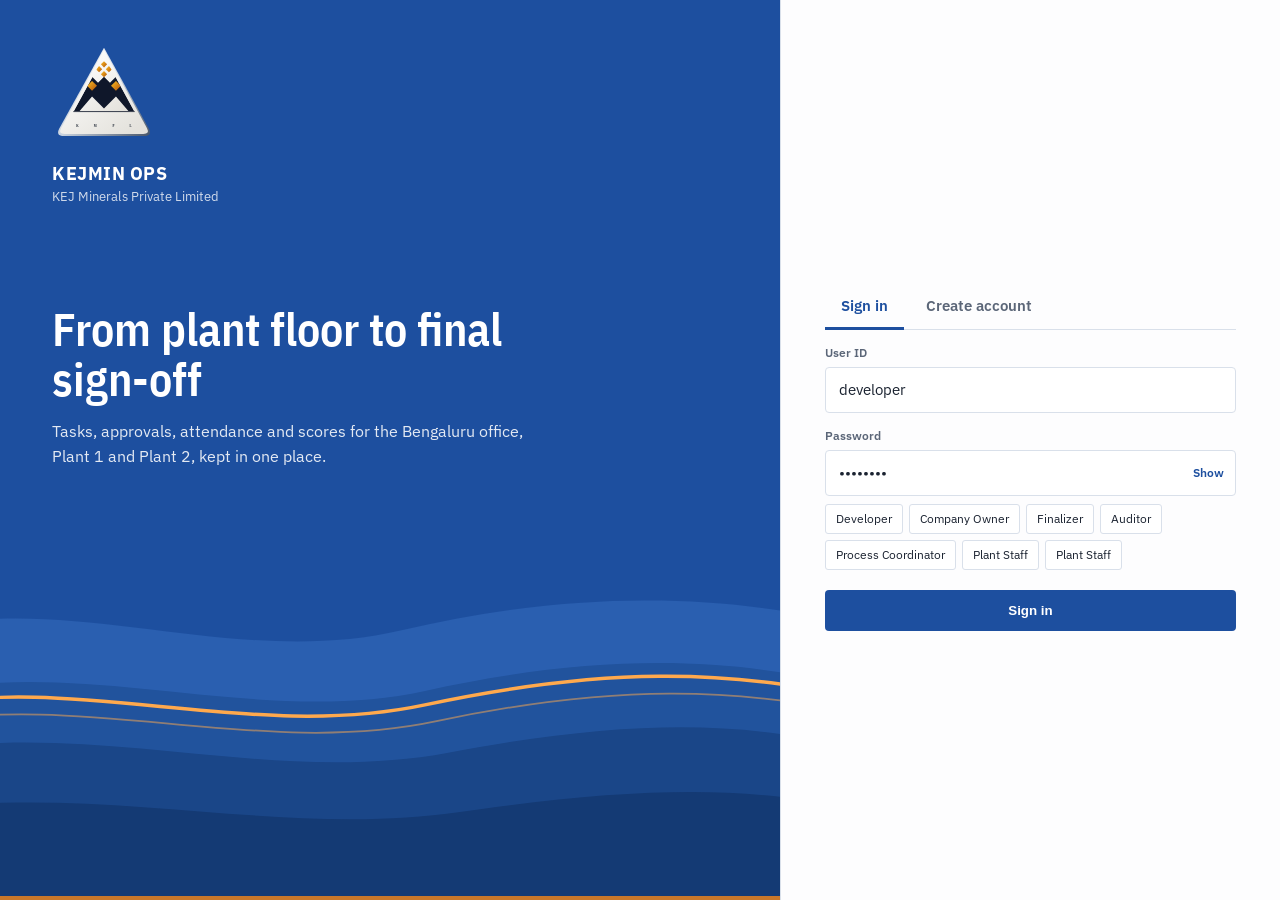
<file: public/assets/aistudio/kejmin-ops_fixed-7_a87f980f.html>
<!DOCTYPE html>
<html lang="en"><head><meta charset="utf-8">
<meta name="viewport" content="width=device-width, initial-scale=1, viewport-fit=cover">
<title>KEJMIN OPS – KEJ Mineral</title>
<link rel="preconnect" href="https://fonts.googleapis.com"><link rel="preconnect" href="https://fonts.gstatic.com" crossorigin><link rel="stylesheet" href="https://fonts.googleapis.com/css2?family=IBM+Plex+Sans:wght@400;500;600&family=IBM+Plex+Sans+Condensed:wght@500;600&display=swap">
<style>
:root{--blue:#1456d9;--blue2:#0b2f7a;--red:#e5303a;--org:#ff8a1f;--tx:#0b1220;--mut:#51617f;--glass:rgba(255,255,255,.62);--bd:rgba(255,255,255,.85);--bg1:#e8f0ff;--bg2:#fff;--sh:0 10px 40px rgba(20,86,217,.18);box-sizing:border-box;padding-top:env(safe-area-inset-top,0px);padding-bottom:env(safe-area-inset-bottom,0px)}
@media(prefers-color-scheme:dark){:root:not([data-theme=light]){--tx:#eef3ff;--mut:#9db0d6;--glass:rgba(16,32,72,.55);--bd:rgba(120,160,255,.25);--bg1:#06122e;--bg2:#0b1f4d;--sh:0 10px 40px rgba(0,0,0,.4)}}
*{box-sizing:border-box}html{height:100%;scroll-padding-top:env(safe-area-inset-top,0px)}
body{margin:0;min-height:100%;font:15px/1.5 system-ui,-apple-system,"Segoe UI",Roboto,sans-serif;color:var(--tx);background:linear-gradient(135deg,var(--bg1),var(--bg2));overflow-x:hidden}
.orb{position:fixed;border-radius:50%;filter:blur(60px);opacity:.55;z-index:0;animation:fl 12s ease-in-out infinite alternate}
.o1{width:340px;height:340px;background:var(--blue);top:-80px;left:-60px}.o2{width:280px;height:280px;background:var(--org);bottom:-60px;right:8%;animation-delay:-4s}.o3{width:220px;height:220px;background:var(--red);top:35%;right:-60px;animation-delay:-7s;opacity:.35}
@keyframes fl{to{transform:translate(40px,50px) scale(1.15)}}
@keyframes up{from{opacity:0;transform:translateY(18px)}to{opacity:1;transform:none}}
@keyframes pop{from{transform:scale(.9);opacity:0}to{transform:none;opacity:1}}
.glass{background:var(--glass);backdrop-filter:blur(18px) saturate(160%);-webkit-backdrop-filter:blur(18px) saturate(160%);border:1px solid var(--bd);border-radius:20px;box-shadow:var(--sh)}
#login{position:relative;z-index:1;min-height:100vh;display:grid;place-items:center;padding:20px}
.lc{width:min(440px,100%);padding:34px;animation:pop .6s both}
.logo{display:flex;align-items:center;gap:12px;margin-bottom:6px}
.lg{width:46px;height:46px;border-radius:14px;background:linear-gradient(135deg,var(--blue),var(--org));display:grid;place-items:center;color:#fff;font-weight:800;box-shadow:0 6px 18px rgba(255,138,31,.45)}
h1{margin:0;font-size:24px;letter-spacing:.5px}h1 b{color:var(--red)}.sub{color:var(--mut);font-size:13px}
label{display:block;font-size:12px;font-weight:600;color:var(--mut);margin:14px 0 5px}
input,select{width:100%;padding:11px 13px;border-radius:12px;border:1px solid var(--bd);background:var(--glass);color:var(--tx);font:inherit;outline:none;transition:.2s}
input:focus,select:focus{border-color:var(--blue);box-shadow:0 0 0 3px rgba(20,86,217,.2)}
.btn{border:0;cursor:pointer;padding:11px 18px;border-radius:12px;font:600 14px inherit;color:#fff;background:linear-gradient(135deg,var(--blue),var(--blue2));transition:.25s;box-shadow:0 6px 18px rgba(20,86,217,.35)}
.btn:hover{transform:translateY(-2px);box-shadow:0 10px 24px rgba(20,86,217,.45)}.btn.o{background:linear-gradient(135deg,var(--org),#ff6a00)}.btn.r{background:linear-gradient(135deg,var(--red),#b3121c)}.btn.g{background:var(--glass);color:var(--tx);border:1px solid var(--bd);box-shadow:none}
.full{width:100%;margin-top:20px;padding:13px}
.chips{display:flex;flex-wrap:wrap;gap:6px;margin-top:8px}.chip{font-size:12px;padding:5px 10px;border-radius:99px;cursor:pointer;border:1px solid var(--bd);background:var(--glass);color:var(--tx);transition:.2s}.chip:hover{background:var(--blue);color:#fff}
#app{position:relative;z-index:1;display:none;min-height:100vh}
aside{position:fixed;left:14px;top:calc(14px + env(safe-area-inset-top,0px));bottom:14px;width:218px;padding:18px 12px;display:flex;flex-direction:column;gap:4px;animation:up .5s both}
.nav{padding:11px 14px;border-radius:12px;cursor:pointer;font-weight:600;color:var(--mut);transition:.2s;display:flex;gap:10px;align-items:center}
.nav:hover{background:rgba(20,86,217,.1);color:var(--blue)}.nav.on{background:linear-gradient(135deg,var(--blue),var(--blue2));color:#fff;box-shadow:0 6px 16px rgba(20,86,217,.35)}
main{margin-left:246px;padding:18px 18px 40px}
.top{display:flex;justify-content:space-between;align-items:center;gap:10px;padding:14px 20px;margin-bottom:18px;animation:up .5s both;flex-wrap:wrap}
.av{width:38px;height:38px;border-radius:50%;background:linear-gradient(135deg,var(--org),var(--red));color:#fff;display:grid;place-items:center;font-weight:700}
.grid{display:grid;gap:16px;grid-template-columns:repeat(auto-fit,minmax(190px,1fr))}
.card{padding:18px;animation:up .6s both}.big{font-size:32px;font-weight:800;color:var(--blue)}.big.r{color:var(--red)}.big.o{color:var(--org)}
.sec{margin-top:18px;padding:20px;animation:up .7s both}h3{margin:0 0 12px}
.tbl{overflow-x:auto}table{width:100%;border-collapse:collapse;min-width:560px}th{text-align:left;font-size:12px;color:var(--mut);padding:8px}td{padding:10px 8px;border-top:1px solid var(--bd)}
.tag{font-size:11px;font-weight:700;padding:3px 9px;border-radius:99px;color:#fff}.High{background:var(--red)}.Medium{background:var(--org)}.Low{background:var(--blue)}
.path{display:flex;align-items:center;gap:4px;flex-wrap:wrap}.st{font-size:11px;padding:4px 9px;border-radius:99px;border:1px solid var(--bd);color:var(--mut)}.st.d{background:var(--blue);color:#fff}.st.c{background:var(--org);color:#fff;animation:pulse 1.6s infinite}
@keyframes pulse{50%{box-shadow:0 0 0 6px rgba(255,138,31,.25)}}
.bar{height:9px;border-radius:9px;background:rgba(20,86,217,.12);overflow:hidden;min-width:90px}.bar i{display:block;height:100%;border-radius:9px;background:linear-gradient(90deg,var(--blue),var(--org));transition:width 1s}
.row{display:flex;gap:10px;flex-wrap:wrap;align-items:end}.row>div{flex:1;min-width:130px}
.view{display:none}.view.on{display:block}
svg text{fill:var(--tx);font:600 12px system-ui}svg .m text{fill:var(--mut);font-weight:400;font-size:11px}
.bx{fill:var(--glass);stroke:var(--blue);stroke-width:1.5}.bxo{stroke:var(--org)}.bxr{stroke:var(--red)}
ol{margin:0;padding-left:18px;color:var(--mut)}li{margin:4px 0}li b{color:var(--tx)}
#bye{display:none;color:var(--org);font-weight:600;margin-top:12px;text-align:center}
@media(max-width:820px){aside{position:static;width:auto;flex-direction:row;overflow-x:auto;margin:10px;padding:8px}.nav{white-space:nowrap}main{margin:0;padding:8px 12px 40px}}
/* calm corporate theme */
:root{--blue:#1d4f9f;--blue2:#173f80;--red:#b83a2e;--org:#c9772a;--tx:#1a2230;--mut:#5b6678;--glass:rgba(255,255,255,.86);--bd:#d9e0ea;--bg1:#f2f5f9;--bg2:#f2f5f9;--sh:0 1px 2px rgba(20,40,80,.06)}
@media(prefers-color-scheme:dark){:root:not([data-theme=light]){--tx:#e8edf5;--mut:#9aa7bb;--glass:rgba(24,34,52,.88);--bd:#2b3850;--bg1:#0f1724;--bg2:#0f1724;--sh:none}}
.orb{display:none}
.glass{backdrop-filter:blur(8px);-webkit-backdrop-filter:blur(8px);border-radius:10px}
@keyframes up{from{opacity:0;transform:translateY(6px)}to{opacity:1;transform:none}}
@keyframes pop{from{opacity:0;transform:scale(.985)}to{opacity:1;transform:none}}
.lc{animation:pop .45s both}.card,.sec,.top{animation-duration:.4s}
.lg{background:var(--blue);box-shadow:none;border-radius:8px;letter-spacing:.5px}
.av{background:var(--blue)}
h1{font-size:22px;font-weight:700}
input,select{border-radius:8px}
.btn{background:var(--blue);box-shadow:none;border-radius:8px}
.btn:hover{transform:none;box-shadow:none;background:var(--blue2)}
.btn.o{background:var(--blue)}.btn.g{background:transparent;color:var(--tx);border:1px solid var(--bd)}.btn.g:hover{background:rgba(29,79,159,.08)}
.btn.r{background:transparent;color:var(--red);border:1px solid var(--red)}.btn.r:hover{background:var(--red);color:#fff}
.nav{border-radius:6px;font-weight:500}.nav.on{background:rgba(29,79,159,.1);color:var(--blue);box-shadow:inset 3px 0 0 var(--blue);font-weight:600}
.big{font-weight:700;font-size:30px}
.tag{border-radius:4px;font-weight:600;letter-spacing:.2px}
.st{border-radius:4px}.st.d{background:var(--blue);border-color:var(--blue)}.st.c{animation:none;background:transparent;color:var(--org);border-color:var(--org);font-weight:600}
.bar i{background:var(--blue)}
#bye{color:var(--red);font-weight:500}
@media(min-width:821px){aside{left:0;top:0;bottom:0;width:230px;border-radius:0;border-width:0 1px 0 0;padding-top:calc(18px + env(safe-area-inset-top,0px))}main{margin-left:230px}}
.g2{display:grid;gap:16px;grid-template-columns:repeat(auto-fit,minmax(310px,1fr));margin-top:16px}.g2 .sec{margin-top:0}
textarea{width:100%;min-height:110px;padding:10px;border-radius:8px;border:1px solid var(--bd);background:var(--glass);color:var(--tx);font:12px monospace}
.lgd{display:flex;gap:14px;flex-wrap:wrap;font-size:12px;color:var(--mut);margin-top:8px}.lgd i{display:inline-block;width:10px;height:10px;border-radius:2px;margin-right:5px}
.bar i{transform-origin:left;animation:gw .8s both}@keyframes gw{from{transform:scaleX(0)}}
.pc{display:flex;flex-wrap:wrap;gap:6px 18px;margin-top:6px}.pc label{display:flex;gap:6px;align-items:center;margin:0;font-weight:500;color:var(--tx)}.pc input{width:auto}.ok{color:var(--blue);font-weight:700}
@media print{aside,.row,.top,.btn{display:none!important}main{margin:0!important}.glass{backdrop-filter:none}}
.Present,.Working{background:var(--blue)}.Late,.Halfday,.Noclockout{background:var(--org)}.Absent{background:var(--red)}.Holiday,.Weeklyoff,.Notclockedin{background:#6b7a90}.btn:disabled{opacity:.4;cursor:not-allowed}
.view.on{animation:up .35s both}tr{animation:up .4s both}tr:hover td{background:rgba(29,79,159,.05)}.card{transition:border-color .2s}.card:hover{border-color:var(--blue)}#stats .card{cursor:pointer}.btn:active{transform:scale(.97)}
#v-att .sec{margin-top:0}.tabs{display:flex;gap:6px;margin-bottom:16px;border-bottom:1px solid var(--bd);flex-wrap:wrap}.tabs span{padding:10px 16px;cursor:pointer;color:var(--mut);font-weight:600;border-bottom:3px solid transparent;margin-bottom:-1px;transition:.2s}.tabs span:hover{color:var(--blue)}.tabs span.on{color:var(--blue);border-color:var(--blue)}
.cal{display:grid;grid-template-columns:repeat(7,1fr);gap:6px}.ch{font-size:11px;color:var(--mut);text-align:center;font-weight:600}
.cd{aspect-ratio:1.3;border-radius:8px;border:1px solid var(--bd);padding:5px 7px;font-size:12px;cursor:pointer;transition:.18s;display:flex;flex-direction:column;justify-content:space-between;animation:pop .35s both}.cd:hover{border-color:var(--blue);transform:scale(1.05)}
.cd.s-Present{background:rgba(29,79,159,.15)}.cd.s-Late,.cd.s-Halfday{background:rgba(201,119,42,.22)}.cd.s-Absent{background:rgba(184,58,46,.2)}.cd.s-Holiday{background:rgba(107,122,144,.25)}.cd.s-Weeklyoff{opacity:.5}.cd.sel{outline:2px solid var(--blue)}.cd.td{border:2px solid var(--org)}.cd.e{visibility:hidden}
.wk{display:flex;gap:6px;margin-top:10px}.wc{width:32px;height:32px;border-radius:50%;display:grid;place-items:center;font-size:11px;border:1px solid var(--bd);color:var(--mut);animation:pop .4s both}.wc.s-Present{background:var(--blue);color:#fff;border-color:var(--blue)}.wc.s-Late,.wc.s-Halfday{background:var(--org);color:#fff;border-color:var(--org)}.wc.s-Absent{background:var(--red);color:#fff;border-color:var(--red)}.wc.s-Holiday{background:#6b7a90;color:#fff}
.ov{position:fixed;inset:0;background:rgba(10,20,40,.45);z-index:50;display:grid;place-items:center;padding:20px;animation:fi .2s both}@keyframes fi{from{opacity:0}}.md{width:min(460px,100%);padding:24px;background:var(--bg2);color:var(--tx);border-radius:12px;border:1px solid var(--bd);animation:pop .3s both;max-height:85vh;overflow:auto}
.lk{cursor:pointer;color:var(--blue)}.lk:hover{text-decoration:underline}.toast{position:fixed;right:18px;bottom:calc(18px + env(safe-area-inset-bottom,0px));background:var(--tx);color:var(--bg2);padding:11px 16px;border-radius:8px;z-index:60;animation:up .3s both;font-size:13px}
.tl{border-left:2px solid var(--bd);margin:0 0 14px 8px;padding-left:20px}.tl>div{position:relative;margin-bottom:16px}.tl>div:before{content:'';position:absolute;left:-28px;top:3px;width:12px;height:12px;border-radius:50%;background:var(--bd);border:2px solid var(--bg2)}.tl>.d:before{background:var(--blue)}.tl>.c:before{background:var(--org)}
.lw{display:flex;width:min(900px,100%);align-items:stretch;animation:pop .5s both}.lw .lc{width:430px;border-radius:0 10px 10px 0;animation:none}.lb2{flex:1;background:var(--blue);color:#fff;border-radius:10px 0 0 10px;padding:40px;display:flex;flex-direction:column;border-bottom:4px solid var(--org)}.ft{padding:10px 0 10px 22px;position:relative;border-top:1px solid rgba(255,255,255,.2);animation:up .6s both}.ft:before{content:'';position:absolute;left:0;top:17px;width:8px;height:8px;border-radius:2px;background:var(--org)}
@media(max-width:760px){.lb2{display:none}.lw .lc{width:100%;border-radius:10px}}
.eye{position:absolute;right:12px;top:50%;transform:translateY(-50%);font-size:12px;color:var(--blue);cursor:pointer;font-weight:600}.er{background:rgba(184,58,46,.1);border:1px solid var(--red);color:var(--red);padding:8px 12px;border-radius:8px;font-size:13px;margin-top:10px}input:disabled{opacity:.6;cursor:not-allowed}
.kmpl-svg{width:100%;height:auto;filter:drop-shadow(0 14px 24px rgba(0,0,0,.28))}.kmpl-shield{transform-box:fill-box;transform-origin:center;animation:kmplScaleIn .7s cubic-bezier(.16,1,.3,1) forwards}.kmpl-roof-cutout{opacity:0;animation:kmplFadeUp .6s ease-out .3s forwards}.kmpl-diamond{opacity:0;transform-box:fill-box;transform-origin:center;animation:kmplDiamondPop .5s cubic-bezier(.34,1.56,.64,1) forwards,kmplGoldPulse 2.6s ease-in-out 1.5s infinite}.kmpl-diamond.d1{animation-delay:.45s,1.5s}.kmpl-diamond.d2{animation-delay:.53s,1.7s}.kmpl-diamond.d3{animation-delay:.61s,1.9s}.kmpl-diamond.d4{animation-delay:.69s,2.1s}.kmpl-diamond.d5{animation-delay:.77s,2.3s}.kmpl-diamond.d6{animation-delay:.85s,2.5s}.kmpl-text{opacity:0;animation:kmplFadeUp .6s ease-out .9s forwards}
@keyframes kmplScaleIn{from{opacity:0;transform:scale(.8)}to{opacity:1;transform:scale(1)}}@keyframes kmplFadeUp{from{opacity:0;transform:translateY(12px)}to{opacity:1;transform:translateY(0)}}@keyframes kmplDiamondPop{from{opacity:0;transform:scale(0) rotate(-45deg)}to{opacity:1;transform:scale(1) rotate(0)}}@keyframes kmplGoldPulse{0%,100%{transform:scale(1);filter:brightness(1)}50%{transform:scale(1.12);filter:brightness(1.2)}}
.lb2{justify-content:center;align-items:center}.lc>.logo{display:none}@media(max-width:760px){.lc>.logo{display:flex}}
.kmpl-text{opacity:1;animation:none}.kmpl-text text{opacity:0;transform-box:fill-box;transform-origin:center;animation:klLetter .55s cubic-bezier(.34,1.56,.64,1) forwards}.kmpl-text text:nth-child(1){animation-delay:1s}.kmpl-text text:nth-child(2){animation-delay:1.12s}.kmpl-text text:nth-child(3){animation-delay:1.24s}.kmpl-text text:nth-child(4){animation-delay:1.36s}
#kl{position:relative;cursor:pointer}#kl:before{content:'';position:absolute;inset:-14%;background:radial-gradient(circle,rgba(251,191,36,.38),transparent 65%);animation:klGlow 3.2s ease-in-out infinite}#kl .kmpl-svg{position:relative;z-index:1;animation:klFloat 5s ease-in-out 1.8s infinite}
.kl-run{stroke-dasharray:.14 .86;opacity:0;filter:drop-shadow(0 0 4px #fbbf24);animation:klIn .6s ease 1.2s forwards,klRun 3.6s linear 1.2s infinite}.kl-shine{fill:url(#shn);transform:translateX(-140px) skewX(-20deg);animation:klShine 4.2s ease-in-out 2.2s infinite}.kl-sp{transform-box:fill-box;transform-origin:center;opacity:0;animation:klSp 3s ease-in-out infinite}
@keyframes klLetter{from{opacity:0;transform:translateY(20px) scale(.5)}to{opacity:1;transform:none}}@keyframes klGlow{0%,100%{opacity:.35;transform:scale(.92)}50%{opacity:.9;transform:scale(1.05)}}@keyframes klFloat{0%,100%{transform:translateY(0)}50%{transform:translateY(-7px)}}@keyframes klIn{to{opacity:1}}@keyframes klRun{to{stroke-dashoffset:-1}}@keyframes klShine{0%{transform:translateX(-140px) skewX(-20deg)}45%,100%{transform:translateX(560px) skewX(-20deg)}}@keyframes klSp{0%,100%{opacity:0;transform:scale(0) rotate(0)}50%{opacity:1;transform:scale(1) rotate(90deg)}}
.pban{border-radius:12px;overflow:hidden;border:1px solid var(--bd);background:var(--glass);animation:up .4s both}.pcov{height:120px;background:var(--blue);border-bottom:3px solid var(--org);position:relative}.pcov:after{content:'';position:absolute;inset:0;background:repeating-linear-gradient(135deg,rgba(255,255,255,.07) 0 14px,transparent 14px 28px)}
.phd{display:flex;gap:20px;align-items:flex-end;padding:0 26px 22px;margin-top:-46px;position:relative}.pav2{width:96px;height:96px;font-size:38px;border:4px solid var(--bg2);box-shadow:0 4px 14px rgba(20,40,80,.2);flex:none;background:var(--blue)}.pnm{font-size:24px;font-weight:700;letter-spacing:.2px}.phd>div:last-child{padding-bottom:4px}
.pst{margin:16px 0}.pg{grid-template-columns:1fr!important;max-width:780px}.fg{display:grid;grid-template-columns:1fr 1fr;gap:0 18px}@media(max-width:600px){.fg{grid-template-columns:1fr}.phd{flex-direction:column;align-items:flex-start}}
#v-blue ul,#v-blue ol{padding-left:20px;margin:6px 0}#v-blue li{margin:5px 0}#v-blue td{vertical-align:top}#v-blue .two{display:grid;gap:16px;grid-template-columns:repeat(auto-fit,minmax(300px,1fr))}#v-blue h4{margin:14px 0 6px}
#v-blue details{border-top:1px solid var(--bd);padding:10px 2px}#v-blue summary{cursor:pointer;font-weight:700;padding:4px 0}#v-blue summary:focus-visible{outline:2px solid var(--blue);outline-offset:3px;border-radius:6px}#v-blue details>div{padding:4px 0 6px 4px}#v-blue .note{margin-top:10px;padding:10px 14px;border-radius:12px;border:1px solid var(--bd);background:var(--glass)}
#v-log .term{--tbg:#0d1117;--tfg:#c9d1d9;--tdim:#8b949e;--tln:#21262d;background:var(--tbg);color:var(--tfg);border:1px solid #30363d;border-radius:14px;box-shadow:0 14px 40px rgba(0,0,0,.35);font:13px/1.55 ui-monospace,SFMono-Regular,Menlo,Consolas,"Liberation Mono",monospace;overflow:hidden;color-scheme:dark}
#v-log .tbar{display:flex;justify-content:space-between;gap:12px;flex-wrap:wrap;padding:10px 16px;background:#161b22;border-bottom:1px solid #30363d;color:var(--tdim);font-size:12px}
#v-log .tfl{display:flex;flex-wrap:wrap;gap:10px 16px;padding:12px 16px;border-bottom:1px solid var(--tln);align-items:end}
#v-log .tfl label{margin:0 0 3px;color:var(--tdim);font:inherit;font-size:12px;font-weight:400}
#v-log .tfl input,#v-log .tfl select{width:auto;min-width:130px;padding:5px 8px;border-radius:6px;border:1px solid #30363d;background:#010409;color:var(--tfg);font:inherit;box-shadow:none}
#v-log .tfl input:focus,#v-log .tfl select:focus{border-color:#58a6ff;box-shadow:0 0 0 2px rgba(88,166,255,.3)}
#v-log .tfl input#lgfq{min-width:200px}
#v-log .tbtn{border:1px solid #30363d;background:transparent;color:#58a6ff;font:inherit;padding:5px 10px;border-radius:6px;cursor:pointer}
#v-log .tbtn:hover{background:#161b22;border-color:#58a6ff}
#v-log .tbtn:focus-visible,#v-log summary:focus-visible{outline:2px solid #58a6ff;outline-offset:2px}
#v-log .tbody{padding:12px 16px 16px;max-height:68vh;overflow:auto}
#v-log .pr{color:#7ee787}#v-log .pr i{font-style:normal;color:#58a6ff}
#v-log .sm{color:var(--tdim);margin:6px 0 10px}
#v-log .ln{display:grid;grid-template-columns:max-content minmax(110px,max-content) 92px 1fr;gap:0 14px;padding:2px 6px;border-radius:4px}
#v-log .ln:hover{background:#161b22}
#v-log .ln .tm{color:var(--tdim)}#v-log .ln .us{color:#e6edf3}#v-log .ln .tx{word-break:break-word}
#v-log .ty{font-weight:700}
#v-log .c-Sign-in{color:#56d4dd}#v-log .c-Task{color:#7ee787}#v-log .c-User{color:#e3b341}#v-log .c-Delete{color:#ff7b72}#v-log .c-Security{color:#ff7b72}#v-log .c-Attendance{color:#79c0ff}#v-log .c-Role{color:#d2a8ff}#v-log .c-Export{color:#f0b072}#v-log .c-Upload{color:#ffa657}
#v-log .cur{display:inline-block;width:8px;height:15px;background:#7ee787;vertical-align:-3px;margin-left:3px;animation:blk 1.1s steps(1) infinite}
@keyframes blk{50%{opacity:0}}
@media(prefers-reduced-motion:reduce){#v-log .cur{animation:none}}
@media(max-width:760px){#v-log .ln{grid-template-columns:1fr;padding:6px;border-bottom:1px solid var(--tln)}}

/* ===== Strata redesign: slate, quartz and gold from the KEJ mark ===== */
:root{--blue:#1d4f9f;--blue2:#173f80;--red:#b83a2e;--org:#c9772a;--tx:#1a2230;--mut:#5b6678;--glass:rgba(255,255,255,.86);--bd:#d9e0ea;--bg1:#f2f5f9;--bg2:#f2f5f9;--sh:none;--fd:"IBM Plex Sans Condensed","Arial Narrow",system-ui,sans-serif}
@media(prefers-color-scheme:dark){:root:not([data-theme=light]){--tx:#e8edf5;--mut:#9aa7bb;--glass:rgba(24,34,52,.88);--bd:#2b3850;--bg1:#0f1724;--bg2:#0f1724}}
body{font-family:"IBM Plex Sans",system-ui,-apple-system,"Segoe UI",Roboto,sans-serif;font-size:14.5px;background:var(--bg1)}
svg text{font-family:inherit}
.glass{backdrop-filter:none;-webkit-backdrop-filter:none;background:var(--glass);border:1px solid var(--bd);border-radius:6px;box-shadow:none}
.card,.sec,.top,.lc,tr,.cd,.wc{animation:none}
.view.on{animation:vin .25s ease-out both}@keyframes vin{from{opacity:0}}
h3{font-family:var(--fd);font-size:17px;font-weight:600}
.sec>h3:first-child{padding-bottom:10px;border-bottom:1px solid var(--bd);margin-bottom:14px}
.top b{font-family:var(--fd);font-size:17px;font-weight:600}
.av{background:var(--blue);color:#fff;border-radius:4px;font-family:var(--fd);font-weight:600}
.lg{background:var(--blue);color:#fff;border-radius:4px;font-family:var(--fd);font-weight:700}
input,select,textarea{border-radius:4px}
input:focus,select:focus{border-color:var(--blue);box-shadow:0 0 0 3px rgba(26,70,102,.22)}
.btn{background:var(--blue);color:#fff;border-radius:4px;font-weight:600;transition:background .15s}
.btn:hover{background:var(--blue2)}
.btn.o{background:var(--blue);color:#fff}.btn.o:hover{background:var(--blue2)}
.btn.g{background:transparent;color:var(--tx)}.btn.g:hover{background:rgba(29,79,159,.08)}.btn.r{background:transparent;color:var(--red)}.btn.r:hover{background:var(--red);color:#fff}
.chip{border-radius:3px}.chip:hover{background:var(--blue)}
.tag,.st,.er{border-radius:3px}
.High,.Absent{background:var(--red)}.Medium,.Late,.Halfday,.Noclockout{background:var(--org)}.Low,.Present,.Working{background:var(--blue)}
.st.d{background:var(--blue);border-color:var(--blue);color:#fff}
th{font-weight:600;font-size:12.5px;border-bottom:2px solid var(--tx)}
.card{border-left:4px solid var(--blue)}.card:has(.big.o){border-left-color:var(--org)}.card:has(.big.r){border-left-color:var(--red)}
.big{font-family:var(--fd);font-weight:600;font-size:38px;letter-spacing:-.5px}
.bar{border-radius:0;background:rgba(29,79,159,.12)}.bar i{border-radius:0;background:var(--blue)}
.md,.toast,.cd{border-radius:6px}.toast{border-radius:4px}
#v-log .term{border-radius:6px}
@media(min-width:821px){aside.glass{border-radius:0;border-width:0 1px 0 0}}
/* strata art and heroes */
.art{position:absolute;overflow:hidden;pointer-events:none}.art svg{display:block;width:100%;height:100%}
.art .b{opacity:0;transform:translateX(90px);animation:lay 1s cubic-bezier(.2,.7,.2,1) forwards;animation-delay:calc(var(--i)*120ms)}
@keyframes lay{to{opacity:1;transform:none}}
.art .vein{stroke-dasharray:1300;stroke-dashoffset:1300;animation:vein 1.9s .6s ease-out forwards}.art .v2{animation-delay:.85s}
@keyframes vein{to{stroke-dashoffset:0}}
@keyframes rise{from{opacity:0;transform:translateY(10px)}}
#login{padding:0;place-items:stretch}
.lw{width:100%;min-height:100vh;animation:none}
.lb2{border-radius:0;border-bottom:4px solid var(--org);background:var(--blue);position:relative;overflow:hidden;padding:44px 52px;align-items:flex-start;justify-content:flex-start}
.lb2>*{position:relative;z-index:2}.lb2>.art{position:absolute;z-index:1;inset:auto 0 0 0;height:52%}
#kl{width:104px!important;margin:0!important}#kl:before{display:none}#kl .kmpl-svg{animation:none;filter:none}.kl-run,.kl-shine,.kl-sp{display:none}
.lb2>div:nth-child(2){text-align:left!important;margin-top:14px!important}
.lhd{margin-top:11vh;max-width:30rem}.lhd h2{font-family:var(--fd);font-weight:600;font-size:clamp(30px,3.6vw,46px);line-height:1.08;margin:0 0 14px;animation:rise .7s .45s cubic-bezier(.2,.7,.2,1) both}
.lhd p{margin:0;color:rgba(255,255,255,.88);font-size:16px;line-height:1.55;animation:rise .7s .6s cubic-bezier(.2,.7,.2,1) both}
.lloc{margin-top:auto;display:flex;gap:26px;flex-wrap:wrap;width:100%;padding-top:12px;border-top:1px solid rgba(255,255,255,.25);color:rgba(255,255,255,.9);font-size:13.5px}
.lw .lc{width:min(500px,44%);border-radius:0;border:0;border-left:1px solid var(--bd);padding:48px 44px;display:flex;flex-direction:column;justify-content:center;background:var(--glass)}
@media(max-width:900px){.lw{flex-direction:column}.lb2{min-height:340px;padding:28px}.lhd{margin-top:5vh}.lw .lc{width:100%;border-left:0}}
@media(max-width:760px){.lw .lc{border-radius:0}}
.dhero{position:relative;overflow:hidden;background:var(--blue);border-bottom:4px solid var(--org);color:#fff;border-radius:6px;min-height:178px;margin-bottom:16px;display:flex;align-items:center}
.dhero .art{inset:0 0 0 36%;-webkit-mask-image:linear-gradient(90deg,transparent,#000 38%);mask-image:linear-gradient(90deg,transparent,#000 38%)}
.dcopy{position:relative;z-index:2;padding:28px 32px;max-width:min(580px,100%)}
.dcopy>*{animation:rise .6s cubic-bezier(.2,.7,.2,1) both}.dcopy>:nth-child(2){animation-delay:.1s}.dcopy>:nth-child(3){animation-delay:.2s}
.dhero h2{font-family:var(--fd);font-weight:600;font-size:34px;line-height:1.1;margin:0 0 8px}
.dhero p{margin:0 0 10px;color:rgba(255,255,255,.88);font-size:15px}.dhero .dd{font-size:12.5px;color:rgba(255,255,255,.72)}
@media(max-width:700px){.dhero .art{inset:0;opacity:.4}}
@media(prefers-reduced-motion:reduce){.art .b,.art .vein,.lhd h2,.lhd p,.dcopy>*{animation:none;opacity:1;transform:none;stroke-dashoffset:0}.kmpl-diamond{animation:none!important;opacity:1}}

/* ===== responsive: phone, tablet, desktop ===== */
#mnu,#scrim{display:none}
#atb{display:block;overflow-x:auto;max-width:100%}
.g2{grid-template-columns:repeat(auto-fit,minmax(min(310px,100%),1fr))}
#v-blue .two{grid-template-columns:repeat(auto-fit,minmax(min(300px,100%),1fr))}
img,svg{max-width:100%}
@media(min-width:981px) and (max-width:1100px){aside.glass{width:200px}main{margin-left:200px}}
@media(min-width:1500px){main{padding:24px 40px 48px}}
/* tablet and phone: menu becomes a slide-in drawer */
@media(max-width:980px){
#mnu{display:inline-flex;align-items:center}
aside.glass{position:fixed;left:0;top:0;bottom:0;width:min(280px,84vw);margin:0;padding:calc(18px + env(safe-area-inset-top,0px)) 12px calc(18px + env(safe-area-inset-bottom,0px));flex-direction:column;overflow-x:hidden;overflow-y:auto;border-radius:0;border-width:0 1px 0 0;transform:translateX(-102%);transition:transform .25s ease;z-index:70;background:var(--bg2)}
aside.glass.open{transform:none}
aside.glass{animation:none}
aside .nav{white-space:normal}
#scrim{display:block;position:fixed;inset:0;background:rgba(10,20,40,.45);z-index:65;opacity:0;pointer-events:none;transition:opacity .25s}
#scrim.on{opacity:1;pointer-events:auto}
main{margin:0;padding:0 16px 40px}
.top{position:sticky;top:0;z-index:20;margin:0 -16px 16px;border-radius:0;border-width:0 0 1px;padding:10px 16px;padding-top:calc(10px + env(safe-area-inset-top,0px));background:var(--bg2)}
}
/* phone */
@media(max-width:820px){input,select,textarea{font-size:16px}}
@media(max-width:600px){
body{font-size:14px}
main{padding:0 12px 32px}.top{margin:0 -12px 12px;padding-left:12px;padding-right:12px}
#wr{max-width:46vw;overflow:hidden;text-overflow:ellipsis;white-space:nowrap}
.sec{padding:14px}.card{padding:14px}
.grid{grid-template-columns:repeat(auto-fit,minmax(140px,1fr));gap:10px}
.big{font-size:30px}
.row>div{min-width:calc(50% - 8px)}.row>div:only-child{min-width:100%}
.dhero{min-height:150px}.dcopy{padding:20px}.dhero h2{font-size:26px}
.cal{gap:3px}.cd{aspect-ratio:1;padding:3px 4px;font-size:11px;border-radius:4px}
.tabs span{padding:9px 12px}
.md{padding:18px}

}
/* touch screens: comfortable tap targets */
@media(pointer:coarse){.btn,.nav,input,select,.tabs span,.chip{min-height:44px}.nav{display:flex;align-items:center}.btn{display:inline-flex;align-items:center;justify-content:center}}
@media(max-width:760px){
.lb2{display:flex;min-height:230px;padding:20px 22px}
#kl{width:60px!important}.lb2>div:nth-child(2){margin-top:8px!important}
.lhd{margin-top:12px}.lhd h2{font-size:26px;margin-bottom:0}.lhd p,.lloc{display:none}
.lb2>.art{height:60%}
.lc>.logo{display:none}
.lw .lc{padding:28px 22px;justify-content:flex-start}
}

/* ===== tasks page ===== */
.tk-head{display:flex;justify-content:space-between;align-items:flex-end;gap:12px;flex-wrap:wrap;margin-bottom:14px}.tk-head h2{margin:0;font-family:var(--fd);font-weight:600;font-size:26px}
.tk-tabs{display:flex;gap:10px;flex-wrap:wrap;margin-bottom:14px}
.tk-tab{flex:1;min-width:128px;text-align:left;cursor:pointer;padding:12px 14px;border:1px solid var(--bd);border-radius:6px;background:var(--glass);color:var(--tx);font:inherit;transition:border-color .15s}
.tk-tab b{display:block;font-family:var(--fd);font-size:26px;font-weight:600;line-height:1.15}.tk-tab span{font-size:12.5px;color:var(--mut)}
.tk-tab:hover{border-color:var(--blue)}.tk-tab.on{border-color:var(--blue);box-shadow:inset 0 -3px 0 var(--blue)}.tk-tab.r b{color:var(--red)}.tk-tab.o b{color:var(--org)}
.tk-bar{display:flex;gap:10px;flex-wrap:wrap;align-items:end;padding:12px 14px;margin-bottom:14px}.tk-bar>div{flex:1;min-width:130px}.tk-bar>.tk-sq{flex:2;min-width:200px}.tk-bar label{margin:0 0 5px}
.tk-bar>.tk-vt{display:flex;flex:0 0 auto;min-width:0;border:1px solid var(--bd);border-radius:4px;overflow:hidden}
.tk-vt button{border:0;background:transparent;color:var(--mut);padding:10px 16px;font:inherit;font-weight:600;cursor:pointer}.tk-vt button.on{background:var(--blue);color:#fff}
.tk-list{display:grid;gap:10px}
.tk-card{display:grid;grid-template-columns:minmax(0,1.15fr) minmax(0,1.7fr) minmax(0,1fr);gap:18px;align-items:center;padding:14px 18px;border-left:4px solid var(--blue)}
.tk-card.p-High{border-left-color:var(--red)}.tk-card.p-Medium{border-left-color:var(--org)}
.tk-card.mine{background:linear-gradient(90deg,rgba(201,119,42,.10),transparent 60%),var(--glass)}
.tk-title{border:0;background:none;padding:0;font:inherit;font-size:16px;font-weight:600;color:var(--tx);cursor:pointer;text-align:left}.tk-title:hover{color:var(--blue);text-decoration:underline}.tk-title:focus-visible{outline:2px solid var(--blue);outline-offset:2px}
.tk-me{font-size:11px;font-weight:700;padding:2px 8px;border-radius:3px;background:var(--org);color:#fff;margin-left:8px;vertical-align:2px;white-space:nowrap}
.tk-meta{color:var(--mut);font-size:13px;margin-top:6px;display:flex;gap:4px 10px;flex-wrap:wrap;align-items:center}
.tk-st{display:flex;overflow-x:auto;padding:2px 0}
.tk-s{flex:1 0 76px;position:relative;text-align:center;font-size:12px;color:var(--mut)}
.tk-s:not(:first-child):before{content:'';position:absolute;top:15px;left:-50%;width:100%;height:2px;background:var(--bd)}
.tk-s.d:not(:first-child):before,.tk-s.c:not(:first-child):before{background:var(--blue)}
.tk-dot{position:relative;z-index:1;width:30px;height:30px;border-radius:50%;margin:0 auto 5px;display:grid;place-items:center;font-size:11px;font-weight:700;background:var(--bg2);border:2px solid var(--bd);color:var(--mut)}
.tk-s.d .tk-dot{background:var(--blue);border-color:var(--blue);color:#fff}
.tk-s.c .tk-dot{border-color:var(--org);color:var(--org);box-shadow:0 0 0 4px rgba(201,119,42,.18)}
.tk-s.c .tk-nm{color:var(--tx);font-weight:600}
.tk-nm{display:block;white-space:nowrap;overflow:hidden;text-overflow:ellipsis;padding:0 4px}
.tk-side{display:flex;flex-direction:column;gap:8px;align-items:flex-start}
.tk-due{font-size:13px;font-weight:600;color:var(--mut)}.tk-due.late{color:var(--red)}.tk-due.warn{color:var(--org)}.tk-due.ok{color:var(--blue)}
.tk-wait{font-size:12.5px;color:var(--mut)}.tk-wait b{color:var(--tx)}
.tk-act{display:flex;gap:8px;flex-wrap:wrap}.tk-act:empty{display:none}.tk-act .btn{padding:7px 12px;font-size:13px}
.tk-board{display:grid;grid-template-columns:repeat(3,minmax(0,1fr));gap:14px;align-items:start}
.tk-col{background:rgba(29,79,159,.05);border:1px solid var(--bd);border-radius:6px;padding:10px}
.tk-col>h4{margin:2px 4px 10px;display:flex;justify-content:space-between;align-items:center;font-family:var(--fd);font-size:15px;font-weight:600}
.tk-col .tk-card{grid-template-columns:minmax(0,1fr);gap:10px;margin-bottom:10px}
.tk-empty{padding:34px 16px;text-align:center;color:var(--mut)}
@media(max-width:900px){.tk-card{grid-template-columns:minmax(0,1fr);gap:12px}}
@media(max-width:800px){.tk-board{grid-template-columns:minmax(0,1fr)}}
@media(max-width:600px){.tk-tab{min-width:calc(50% - 5px)}.tk-tab b{font-size:22px}.tk-bar>div{min-width:calc(50% - 8px)}.tk-bar>.tk-sq{min-width:100%}}
.pph-act{display:flex;gap:8px;flex-wrap:wrap;margin-top:10px}.pph-act .btn{padding:7px 12px;font-size:13px}.av{background-size:cover;background-position:center}.av.ph{color:transparent}
.phd{align-items:flex-start}.phd>div:last-child{padding:52px 0 4px}@media(max-width:600px){.phd>div:last-child{padding-top:0}}

/* ===== retractable menu ===== */
.ni{width:20px;height:20px;flex:none;fill:none;stroke:currentColor;stroke-width:1.8;stroke-linecap:round;stroke-linejoin:round}
.nt{white-space:nowrap}
#out{display:flex;align-items:center;justify-content:center;gap:8px}
.sbt{margin-left:auto;display:flex;align-items:center;justify-content:center;width:30px;height:30px;flex:none;border:1px solid var(--bd);border-radius:4px;background:transparent;color:var(--mut);cursor:pointer;transition:color .15s,border-color .15s}
.sbt:hover{color:var(--blue);border-color:var(--blue)}.sbt:focus-visible{outline:2px solid var(--blue);outline-offset:2px}.sbt svg{transition:transform .2s}
body.sb-c .sbt svg{transform:rotate(180deg)}
@media(max-width:980px){.sbt{display:none}}
@media(min-width:981px){
aside.glass{z-index:40;overflow-x:hidden;transition:width .28s cubic-bezier(.4,0,.2,1),box-shadow .28s ease,background-color .28s ease}
main{transition:margin-left .28s cubic-bezier(.4,0,.2,1)}
body.sb-c main{margin-left:68px}
body.sb-c aside.glass{background:var(--panel)}
aside.glass.cl{width:68px}
body.sb-c aside.glass:not(.cl){box-shadow:8px 0 28px rgba(10,20,40,.22)}
/* nothing is removed or re-aligned while the menu moves: icons stay put, text and brand fade */
aside.glass .nt,aside.glass .sbb,aside.glass .sbt{transition:opacity .2s ease .1s}
aside.cl .nt,aside.cl .sbb,aside.cl .sbt{opacity:0;pointer-events:none;transition-delay:0s;transition-duration:.12s}
.nav{padding-left:12px;padding-right:12px}
.sbl{padding:4px 0 14px 3px!important}
.sbb{white-space:nowrap}
#out{justify-content:flex-start;padding-left:11px;padding-right:11px}
}
@media(prefers-reduced-motion:reduce){aside.glass,main,.sbt svg{transition:none}}
:root{--panel:#fbfcfe}@media(prefers-color-scheme:dark){:root:not([data-theme=light]){--panel:#182234}}
.lg.ph{color:transparent}
</style></head><body>


<section id="login"><div class="lw"><div class='lb2'><div id='kl' style='width:230px;max-width:70%;margin:0 auto'><svg class='kmpl-svg' viewBox='0 0 400 370' xmlns='http://www.w3.org/2000/svg'><defs><linearGradient id='rimGrad' x1='0%' y1='0%' x2='100%' y2='100%'><stop offset='0%' stop-color='#ffffff'/><stop offset='50%' stop-color='#cbd5e1'/><stop offset='100%' stop-color='#475569'/></linearGradient><linearGradient id='surfaceGrad' x1='15%' y1='5%' x2='85%' y2='95%'><stop offset='0%' stop-color='#ffffff'/><stop offset='100%' stop-color='#e4e2dc'/></linearGradient><linearGradient id='goldGrad' x1='0%' y1='0%' x2='100%' y2='100%'><stop offset='0%' stop-color='#fbbf24'/><stop offset='100%' stop-color='#b45309'/></linearGradient><clipPath id='innerClip'><polygon points='200,46 316,258 84,258'/></clipPath><clipPath id='shClip'><path d='M 200 22 L 365 323 Q 377 346 351 346 L 49 346 Q 23 346 35 323 Z'/></clipPath><linearGradient id='shn' x1='0' y1='0' x2='1' y2='0'><stop offset='0' stop-color='#fbbf24' stop-opacity='0'/><stop offset='.5' stop-color='#fbbf24' stop-opacity='.6'/><stop offset='1' stop-color='#fbbf24' stop-opacity='0'/></linearGradient></defs><g class='kmpl-shield'><path d='M 200 14 L 372 325 Q 387 354 354 354 L 46 354 Q 13 354 28 325 Z' fill='url(#rimGrad)'/><path d='M 200 22 L 365 323 Q 377 346 351 346 L 49 346 Q 23 346 35 323 Z' fill='url(#surfaceGrad)'/></g><g clip-path='url(#innerClip)'><polygon points='200,46 316,258 84,258' fill='url(#surfaceGrad)'/><path class='kmpl-roof-cutout' d='M 155 127 L 84 258 L 106 258 L 154 202 L 200 248 L 246 202 L 294 258 L 316 258 L 245 127 L 223 149 L 200 126 L 177 149 Z' fill='#0f172a'/><polygon class='kmpl-diamond d1' points='200,66 212,78 200,90 188,78' fill='url(#goldGrad)'/><polygon class='kmpl-diamond d2' points='181,85 193,97 181,109 169,97' fill='url(#goldGrad)'/><polygon class='kmpl-diamond d3' points='219,85 231,97 219,109 207,97' fill='url(#goldGrad)'/><polygon class='kmpl-diamond d4' points='200,104 212,116 200,128 188,116' fill='url(#goldGrad)'/><polygon class='kmpl-diamond d5' points='154,142 173,161 154,180 135,161' fill='url(#goldGrad)'/><polygon class='kmpl-diamond d6' points='246,142 265,161 246,180 227,161' fill='url(#goldGrad)'/></g><line x1='82' y1='260' x2='318' y2='260' stroke='#0f172a' stroke-width='3.2'/><g class='kmpl-text' font-family="Georgia,'Times New Roman',serif" font-weight='bold' font-size='44' fill='#1e3a8a' text-anchor='middle'><text x='98' y='318'>K</text><text x='166' y='318'>M</text><text x='236' y='318'>P</text><text x='302' y='318'>L</text></g><path class='kl-run' pathLength='1' d='M 200 14 L 372 325 Q 387 354 354 354 L 46 354 Q 13 354 28 325 Z' fill='none' stroke='#fbbf24' stroke-width='4' stroke-linecap='round'/><g clip-path='url(#shClip)'><rect class='kl-shine' x='0' y='0' width='90' height='400'/></g><path class='kl-sp' style='animation-delay:1.6s' fill='#fbbf24' d='M 212 21 L 214.5 27.5 L 221 30 L 214.5 32.5 L 212 39 L 209.5 32.5 L 203 30 L 209.5 27.5 Z'/><path class='kl-sp' style='animation-delay:2.4s' fill='#fbbf24' d='M 44 309 L 46.5 315.5 L 53 318 L 46.5 320.5 L 44 327 L 41.5 320.5 L 35 318 L 41.5 315.5 Z'/><path class='kl-sp' style='animation-delay:3.1s' fill='#fbbf24' d='M 358 309 L 360.5 315.5 L 367 318 L 360.5 320.5 L 358 327 L 355.5 320.5 L 349 318 L 355.5 315.5 Z'/></svg></div><div style='text-align:center;margin-top:14px'><b style='font-size:18px;letter-spacing:.5px'>KEJMIN OPS</b><div style='opacity:.8;font-size:13px'>KEJ Minerals Private Limited</div></div><div class="lhd"><h2>From plant floor to final sign-off</h2><p>Tasks, approvals, attendance and scores for the Bengaluru office, Plant 1 and Plant 2, kept in one place.</p></div><div class="art" aria-hidden="true"></div></div><div class="lc glass">
<div class="logo"><div class="lg">KM</div><div><h1>KEJMIN <b>OPS</b></h1></div></div>
<div id="bye">You’ve been signed out securely. See you soon!</div>
<div class='tabs' id='lt2' style='margin:16px 0 0'><span class='on' data-t='in'>Sign in</span><span data-t='up'>Create account</span></div><div id='lerr'></div><div id='fs'><label>User ID</label><input id="em" value="developer" autocomplete="username">
<label>Password</label><div style='position:relative'><input id="pw" type="password" value="demo1234" autocomplete="current-password"><span class='eye' id='eye'>Show</span></div>

<div class="chips" id="chips"></div>
<button class="btn full" id="go">Sign in</button></div><div id='fr' style='display:none'><label>Full name</label><input id='gn'><label>User ID (cannot be changed later)</label><input id='gu' placeholder='e.g. ramesh.k' autocomplete='username'><div class='row'><div><label>Password</label><input id='gp' type='password'></div><div><label>Confirm</label><input id='gq' type='password'></div></div><div class='row'><div><label>Branch</label><select id='gb'></select></div><div><label>Location</label><select id='gl'></select></div></div><button class='btn full' id='gbtn'>Create account</button></div>

</div></div></section>

<section id="app">
<div id="scrim"></div>
<aside class="glass" id="sidenav">
<div class="logo sbl" style="padding:4px 8px 14px"><div class="lg" style="width:38px;height:38px">KM</div><div class="sbb"><b>KEJMIN OPS</b><div class="sub">KEJ Mineral</div></div><button class="sbt" id="sbt" type="button" aria-label="Retract menu" aria-pressed="false" title="Retract menu"><svg viewBox="0 0 24 24" width="16" height="16" fill="none" stroke="currentColor" stroke-width="2" stroke-linecap="round" stroke-linejoin="round" aria-hidden="true"><path d="M15 5l-7 7 7 7"/></svg></button></div>
<div class="nav on" data-v="dash"><svg class="ni" viewBox="0 0 24 24" aria-hidden="true"><rect x="3" y="3" width="7" height="7" rx="1"/><rect x="14" y="3" width="7" height="7" rx="1"/><rect x="3" y="14" width="7" height="7" rx="1"/><rect x="14" y="14" width="7" height="7" rx="1"/></svg><span class="nt">Dashboard</span></div><div class="nav" data-v="tasks"><svg class="ni" viewBox="0 0 24 24" aria-hidden="true"><path d="M9 6h11M9 12h11M9 18h11"/><path d="M3.5 6l1.5 1.5L7 5M3.5 12l1.5 1.5L7 11M3.5 18l1.5 1.5L7 17"/></svg><span class="nt">Tasks</span></div><div class="nav" data-v="att"><svg class="ni" viewBox="0 0 24 24" aria-hidden="true"><circle cx="12" cy="12" r="9"/><path d="M12 7v5l3 2"/></svg><span class="nt">Attendance</span></div><div class="nav" data-v="flow"><svg class="ni" viewBox="0 0 24 24" aria-hidden="true"><rect x="3" y="3" width="6" height="6" rx="1"/><rect x="15" y="15" width="6" height="6" rx="1"/><path d="M6 9v3a3 3 0 003 3h6"/></svg><span class="nt">Workflow builder</span></div><div class="nav" data-v="kpi"><svg class="ni" viewBox="0 0 24 24" aria-hidden="true"><path d="M5 20V11M12 20V4M19 20v-6"/></svg><span class="nt">KPI &amp; scores</span></div><div class="nav" data-v="rep"><svg class="ni" viewBox="0 0 24 24" aria-hidden="true"><path d="M6 3h8l4 4v14H6z"/><path d="M14 3v4h4M9 13h6M9 17h6"/></svg><span class="nt">Reports</span></div><div class="nav" data-v="roles"><svg class="ni" viewBox="0 0 24 24" aria-hidden="true"><path d="M12 3l8 3v6c0 5-3.5 8-8 9-4.5-1-8-4-8-9V6z"/></svg><span class="nt">Roles &amp; access</span></div><div class="nav" data-v="blue"><svg class="ni" viewBox="0 0 24 24" aria-hidden="true"><path d="M12 3l9 5-9 5-9-5z"/><path d="M3 13l9 5 9-5"/></svg><span class="nt">Blueprint</span></div><div class="nav" data-v="usr" id="nusr"><svg class="ni" viewBox="0 0 24 24" aria-hidden="true"><circle cx="9" cy="8" r="3.5"/><path d="M2.5 20c0-3.5 3-6 6.5-6s6.5 2.5 6.5 6"/><path d="M16 4.5a3.5 3.5 0 010 7M18 14c2 .7 3.5 2.6 3.5 6"/></svg><span class="nt">User management</span></div><div class="nav" data-v="log" id="nlog" style="display:none"><svg class="ni" viewBox="0 0 24 24" aria-hidden="true"><rect x="3" y="4" width="18" height="16" rx="2"/><path d="M7 9l3 3-3 3M12 16h5"/></svg><span class="nt">Log</span></div><div class="nav" data-v="prof"><svg class="ni" viewBox="0 0 24 24" aria-hidden="true"><circle cx="12" cy="8" r="4"/><path d="M4 21c0-4.4 3.6-7 8-7s8 2.6 8 7"/></svg><span class="nt">My profile</span></div>
<div style="flex:1"></div><button class="btn r" id="out" type="button"><svg class="ni" viewBox="0 0 24 24" aria-hidden="true"><path d="M10 4H5v16h5M16 8l4 4-4 4M20 12H9"/></svg><span class="nt">Log out</span></button>
</aside>
<main>
<div class="top glass"><div style="display:flex;gap:12px;align-items:center"><button class="btn g" id="mnu" type="button" aria-label="Open menu" aria-expanded="false" aria-controls="sidenav">Menu</button><div><b id="wl">Welcome</b><div class="sub" id="wr"></div></div></div><div style="display:flex;gap:10px;align-items:center"><span class="tag Low" id="loc"></span><div class="av" id="av"></div></div></div>

<div class="view on" id="v-dash"><div class="dhero"><div class="art" aria-hidden="true"></div><div class="dcopy"><h2 id="dht">Welcome</h2><p id="dhs"></p><div class="dd" id="dhd"></div></div></div><div class="grid" id="stats"></div>
<div class="glass sec"><h3>Branch workload</h3><div id="br"></div></div></div>

<div class="view" id="v-tasks"><div class="tk-head"><div><h2>Tasks</h2><div class="sub" id="tk-sub"></div></div><button class="btn" id="tk-new" type="button">+ New task</button></div>
<div class="tk-tabs" id="tk-tabs"></div>
<div class="glass tk-bar"><div class="tk-sq"><label for="tks">Search</label><input id="tks" type="search" placeholder="Task, person, branch"></div><div><label for="tkb">Branch</label><select id="tkb"></select></div><div><label for="tkl">Location</label><select id="tkl"></select></div><div><label for="tkp">Importance</label><select id="tkp"></select></div><div><label for="tkso">Sort by</label><select id="tkso"><option value="due">Due date</option><option value="imp">Importance</option><option value="new">Newest first</option></select></div><div class="tk-vt" role="group" aria-label="View"><button type="button" data-v="list">List</button><button type="button" data-v="board">Board</button></div></div>
<div id="tk-body"></div></div>

<div class="view" id="v-flow"><div class="glass sec" style="margin-top:0"><h3>Create task &amp; process path</h3>
<div class="row"><div><label>Title</label><input id="ft" placeholder="e.g. Dispatch report – Plant 1"></div>
<div><label>Branch</label><select id="fb"></select></div><div><label>Location</label><select id="fl"></select></div>
<div><label>Importance</label><select id="fp"><option>Low</option><option selected>Medium</option><option>High</option></select></div></div>
<label>Start from a template</label><select id='tp'></select><label>Process path (stages in order — each stage hands over to the next when marked done)</label>
<div class="row" id="stg"></div>
<div style="margin-top:14px;display:flex;gap:10px;flex-wrap:wrap"><button class="btn g" id="as">+ Add stage</button><button class="btn o" id="ct">Create task</button></div></div></div>

<div class="view" id="v-kpi"><div class="glass sec" style="margin-top:0"><h3>Performance scores</h3>
<div class="row"><div><label>From</label><input type="date" id="d1"></div><div><label>To</label><input type="date" id="d2"></div>
<div style="flex:0"><button class="btn g" data-p="m">This month</button></div><div style="flex:0"><button class="btn g" data-p="fy">Financial year</button></div></div>
<div class="sub" style="margin:10px 0">Points per completed stage: Low = 1 · Medium = 3 · High = 5 (×1.5 bonus if on time)</div>
<div class="tbl"><table id="kt"></table></div></div></div>

<div class='view' id='v-att'><div class='tabs' id='atabs'><span data-t='lk'>Today</span><span data-t='ak'>My month</span><span data-t='tm'>Team</span><span data-t='st'>Settings</span></div><div class='glass sec' id='ck' style='margin-top:0'><h3>Time clock</h3><div style='display:flex;gap:28px;align-items:center;flex-wrap:wrap'><svg viewBox='0 0 120 120' width='130'><circle cx='60' cy='60' r='50' fill='none' stroke='rgba(120,140,170,.2)' stroke-width='9'/><circle id='rgc' cx='60' cy='60' r='50' fill='none' stroke='#1d4f9f' stroke-width='9' stroke-linecap='round' stroke-dasharray='0 314' transform='rotate(-90 60 60)' style='transition:stroke-dasharray 1s ease'/><text id='rgt' x='60' y='58' text-anchor='middle' style='font-size:15px'>0h 00m</text><text x='60' y='76' text-anchor='middle' style='font-size:9px;font-weight:400'>worked today</text></svg><div><div class='big' id='clk' style='font-size:34px'></div><div class='sub' id='cs'></div><div class='wk' id='wk'></div></div><div style='display:flex;gap:10px'><button class='btn' id='ci'>Clock in</button><button class='btn r' id='co'>Clock out</button></div></div></div>
<div class='glass sec' id='rc3'><h3>Attendance record</h3><div class='row'><div><label>Month</label><input type='month' id='am'></div><div style='flex:0;min-width:0'><button class='btn g' id='mp'>‹</button></div><div style='flex:0;min-width:0'><button class='btn g' id='mn'>›</button></div><div id='aew'><label>Employee</label><select id='ae'></select></div></div><div class='grid' id='ak' style='margin-top:14px'></div><div style='display:none'><table id='atb'></table></div><div class='cal' id='cal' style='margin-top:14px'></div><div class='lgd'><span><i style='background:var(--blue)'></i>Present</span><span><i style='background:var(--org)'></i>Late / half day</span><span><i style='background:var(--red)'></i>Absent</span><span><i style='background:#6b7a90'></i>Holiday</span></div><div class='glass card' id='dd' style='margin-top:14px'></div></div>
<div class='glass sec' id='lb'><h3>Today across the company</h3><div class='tbl'><table id='lt'></table></div></div>
<div class='glass sec' id='asx'><h3>Working days, shift and holidays</h3><label>Working days</label><div class='pc' id='wdc'></div><div class='row'><div><label>Shift start</label><input type='time' id='ss'></div><div><label>Shift end</label><input type='time' id='se'></div><div><label>Grace (minutes)</label><input type='number' id='sg' min='0'></div></div><label>Holiday calendar</label><div class='row'><div><label>Date</label><input type='date' id='hd'></div><div><label>Holiday name</label><input id='hn' placeholder='e.g. Diwali'></div><div style='flex:0'><button class='btn' id='hadd'>Add holiday</button></div></div><div id='hl' style='margin-top:10px'></div></div></div>
<div class='view' id='v-rep'><div class='glass sec' style='margin-top:0'><h3>Reports and analytics</h3><div class='row'><div><label>From</label><input type='date' id='r1'></div><div><label>To</label><input type='date' id='r2'></div><div><label>Branch</label><select id='rb'></select></div><div><label>Location</label><select id='rl'></select></div><div><label>View by</label><select id='rv'></select></div><div><label>Select</label><select id='rs'></select></div><div style='flex:0'><button class='btn' id='ex'>Export CSV</button></div><div style='flex:0'><button class='btn g' onclick='try{window.print()}catch(e){}'>Print</button></div></div><textarea id='csv' style='display:none;margin-top:12px' readonly></textarea></div><div class='grid' id='rk' style='margin-top:16px'></div><div class='g2' id='rcx'></div><div class='glass sec'><h3>Activity log</h3><div id='al'></div></div></div>
<div class='view' id='v-roles'><div class='glass sec' style='margin-top:0'><h3>Roles and access</h3><div class='tbl'><table id='rt'></table></div><div class='sub' style='margin-top:10px'>Developer is not listed because it always has full, unrestricted access to every screen and action.</div></div><div class='glass sec' id='rf'><h3>Create a custom role</h3><div class='row'><div><label>Role name</label><input id='rn' placeholder='e.g. Plant Supervisor'></div><div><label>Branch scope</label><select id='rsb'></select></div><div><label>Location scope</label><select id='rsl'></select></div></div><label>Permissions</label><div class='pc' id='pc'></div><div style='margin-top:14px'><button class='btn' id='rcb'>Create role</button></div></div></div>
<div class='view' id='v-usr'><div class='glass sec' style='margin-top:0'><div style='display:flex;justify-content:space-between;align-items:center;gap:10px;flex-wrap:wrap'><h3 style='margin:0'>User management</h3><button class='btn' id='uadd'>Add user</button></div><div class='row' style='margin:14px 0'><div><label>Search</label><input id='uq' placeholder='Name or user ID'></div><div><label>Role</label><select id='ur'></select></div></div><div class='tbl'><table id='ut'></table></div></div></div>
<div class='view' id='v-prof'><div class='pban'><div class='pcov'></div><div class='phd'><div class='av pav2' id='pav'></div><div><div class='pnm' id='pnm'></div><div class='sub' id='prl'></div><div class='pph-act'><button class='btn g' id='pphb' type='button'>Upload photo</button><button class='btn g' id='pphr' type='button'>Remove</button></div><div class='sub' style='margin-top:6px;font-size:12px'>JPG or PNG up to 5 MB. It is cropped to a square.</div><input type='file' id='pphf' accept='image/*' style='display:none'></div></div></div><div class='grid pst' id='pst'></div><div class='tabs' id='ptabs'><span class='on' data-t='d'>Details</span><span data-t='s'>Security</span><span data-t='a'>Activity</span></div><div class='g2 pg' style='margin-top:0'><div class='glass sec' id='pt-d'><h3>Personal details</h3><div class='fg'><div><label>User ID (locked)</label><input id='pid' disabled></div><div><label>Full name</label><input id='pn'></div><div><label>Phone</label><input id='pph'></div><div><label>Designation</label><input id='pds'></div><div><label>Branch (set by admin)</label><input id='pbr' disabled></div><div><label>Location (set by admin)</label><input id='plo' disabled></div></div><div style='margin-top:16px'><button class='btn' id='psv'>Save changes</button></div></div><div class='glass sec' id='pt-s'><h3>Change password</h3><div class='sub' style='margin-bottom:6px'>Use at least 6 characters. Mix upper and lower case, numbers and symbols for a stronger password.</div><label>Current password</label><input type='password' id='pc0'><label>New password</label><input type='password' id='pc1'><label>Confirm new password</label><input type='password' id='pc2'><div id='pmsg'></div><div style='margin-top:14px'><button class='btn' id='ppw'>Update password</button></div></div><div class='glass sec' id='pt-a'><h3>Recent activity</h3><div id='pact'></div></div></div></div>
<div class="view" id="v-log"><div class="term">
<div class="tbar"><span>kejmin-ops: activity log · developer only · read only</span><span id="lgk"></span></div>
<div class="tfl"><div><label for="lgf1">--from</label><input type="date" id="lgf1"></div><div><label for="lgf2">--to</label><input type="date" id="lgf2"></div><div><label for="lgfu">--user</label><select id="lgfu"></select></div><div><label for="lgfc">--type</label><select id="lgfc"></select></div><div><label for="lgfq">grep</label><input id="lgfq" placeholder="task, user, action"></div><div><button class="tbtn" id="lgex">export csv</button></div></div>
<div class="tbody"><div class="pr" id="lgp"></div><div class="sm" id="lgs"></div><div id="lgt"></div><div style="margin-top:8px"><button class="tbtn" id="lgmore" style="display:none">load more</button></div>
<textarea id="lgcsv" style="display:none;margin-top:12px;width:100%;min-height:120px;background:#010409;color:#c9d1d9;border:1px solid #30363d;border-radius:6px;font:inherit;padding:8px" readonly></textarea>
<div class="pr" style="margin-top:12px" id="lgp2"></div></div>
</div></div>
<div class="view" id="v-blue"><div class="glass sec" style="margin-top:0"><h3>System map — Google Cloud / Firebase</h3>
<div class="tbl"><svg viewBox="0 0 760 330" width="100%" style="min-width:680px">
<rect class="bx" x="10" y="10" width="740" height="52" rx="12"/><text x="30" y="40">CLIENT · React/Vite PWA (this UI) · glass design · Web + Mobile · Bengaluru office + Plant 1 + Plant 2</text>
<path d="M380 62v28" stroke="#ff8a1f" stroke-width="2"/>
<rect class="bx bxo" x="10" y="90" width="740" height="52" rx="12"/><text x="30" y="120">API LAYER · Cloud Run / Firebase Functions · RBAC middleware · Workflow engine · Scoring engine</text>
<path d="M380 142v28" stroke="#ff8a1f" stroke-width="2"/>
<rect class="bx" x="10" y="170" width="240" height="64" rx="12"/><text x="26" y="196">Firebase Auth</text><g class="m"><text x="26" y="216">email + role custom claims</text></g>
<rect class="bx" x="260" y="170" width="240" height="64" rx="12"/><text x="276" y="196">Firestore</text><g class="m"><text x="276" y="216">users · tasks · paths · scores</text></g>
<rect class="bx" x="510" y="170" width="240" height="64" rx="12"/><text x="526" y="196">Cloud Storage</text><g class="m"><text x="526" y="216">proofs, photos, documents</text></g>
<rect class="bx bxr" x="10" y="250" width="240" height="64" rx="12"/><text x="26" y="276">Cloud Scheduler + FCM</text><g class="m"><text x="26" y="296">due-date alerts, escalation</text></g>
<rect class="bx bxr" x="260" y="250" width="240" height="64" rx="12"/><text x="276" y="276">BigQuery + Looker</text><g class="m"><text x="276" y="296">month / FY / custom analytics</text></g>
<rect class="bx bxr" x="510" y="250" width="240" height="64" rx="12"/><text x="526" y="276">Audit log + Backups</text><g class="m"><text x="526" y="296">immutable history, DR</text></g>
</svg></div></div>
<div class="glass sec"><h3>Role hierarchy (top → bottom)</h3><div class="tbl"><svg viewBox="0 0 760 120" width="100%" style="min-width:680px">
<g><rect class="bx bxr" x="5" y="30" width="110" height="46" rx="10"/><text x="20" y="58">Developer</text>
<rect class="bx bxo" x="135" y="30" width="110" height="46" rx="10"/><text x="152" y="58">Owner</text>
<rect class="bx" x="265" y="30" width="110" height="46" rx="10"/><text x="278" y="58">Finalizer</text>
<rect class="bx" x="395" y="30" width="110" height="46" rx="10"/><text x="418" y="58">Auditor</text>
<rect class="bx" x="525" y="30" width="110" height="46" rx="10"/><text x="535" y="50">Process</text><text x="535" y="66">Coordinator</text>
<rect class="bx bxo" x="655" y="30" width="100" height="46" rx="10"/><text x="670" y="58">Plant Staff</text></g>
<g stroke="#1456d9" stroke-width="2"><path d="M115 53h20M245 53h20M375 53h20M505 53h20M635 53h20"/></g></svg></div>
<div class="sub">Custom roles can be created by Developer/Owner; each role = a set of permissions, branch and location scope.</div></div>
<div class="glass sec"><h3>Task lifecycle</h3>
<div class="path" style="margin-bottom:12px"><span class="st d">Created</span>›<span class="st d">Stage 1 · assignee</span>›<span class="st c">Stage 2…n · reviewers</span>›<span class="st">Final approval</span>›<span class="st">Closed</span></div>
<div class="tbl"><table><tr><th>Event</th><th>Who can do it</th><th>What the system does</th></tr>
<tr><td><b>Create task</b></td><td>Roles with "Create tasks"</td><td>Saves title, branch, location, importance, due date and the process path. Notifies the first assignee.</td></tr>
<tr><td><b>Mark stage done</b></td><td>The person (or any member of the group) on the current stage</td><td>Moves the task to the next stage, writes a score event, adds a line to the audit log, notifies the next person.</td></tr>
<tr><td><b>Send back</b></td><td>Auditor, Finalizer, Owner, Developer</td><td>Returns the task one stage, requires a reason, notifies the previous person. Points for the reversed stage are removed.</td></tr>
<tr><td><b>Final approval</b></td><td>Last person on the path (usually Finalizer)</td><td>Closes the task, locks it from edits, adds proofs to the archive.</td></tr>
<tr><td><b>Every action above</b></td><td>System</td><td>Writes a timestamped entry (who, what, when) to the log. Only a Developer can read it.</td></tr>
<tr><td><b>Overdue</b></td><td>System (scheduler)</td><td>Flags the task in red, starts the escalation ladder below.</td></tr>
<tr><td><b>Change path / reassign</b></td><td>Developer, Owner</td><td>Allowed only on open tasks. The change is logged with old and new assignee.</td></tr></table></div></div>

<div class="glass sec"><h3>Scoring rules</h3><div class="two"><div>
<table style="min-width:0"><tr><th>Importance</th><th>Base points</th></tr>
<tr><td><span class="tag Low">Low</span></td><td>1</td></tr>
<tr><td><span class="tag Medium">Medium</span></td><td>3</td></tr>
<tr><td><span class="tag High">High</span></td><td>5</td></tr></table></div>
<div><ul>
<li>Points go to the person who completes a stage, one score event per stage.</li>
<li>Finished on or before the due date: <b>1.5×</b> base points. After the due date: <b>1×</b>.</li>
<li>A send-back removes the points for that stage; they are earned again when it is redone.</li>
<li>Reports total points by employee, team (location), branch, month, financial year (1 Apr – 31 Mar) or any custom date range.</li>
<li>Score events are append-only. Corrections are new events with negative points, never edits.</li></ul></div></div></div>

<div class="glass sec"><h3>Notifications and escalation</h3><div class="tbl"><table><tr><th>When</th><th>Who is told</th><th>Channel</th></tr>
<tr><td>Task assigned or sent back</td><td>New current assignee</td><td>Push + in-app</td></tr>
<tr><td>1 day before due date</td><td>Current assignee</td><td>Push</td></tr>
<tr><td>Due date, not done</td><td>Current assignee + Process Coordinator</td><td>Push + email</td></tr>
<tr><td>1 day overdue</td><td>Finalizer of that location</td><td>Push + email</td></tr>
<tr><td>3 days overdue</td><td>Company Owner</td><td>Email + daily digest</td></tr>
<tr><td>Weekly summary (Monday 9:00 IST)</td><td>Owner, Finalizer, Auditor</td><td>Email</td></tr></table></div>
<div class="sub">Cloud Scheduler runs the checks every hour. Reminder times are settings the Developer can change without a release.</div></div>

<div class="glass sec"><h3>Attendance module</h3><div class="two"><div><ul>
<li>Each employee records <b>check-in</b>, <b>break start / end</b> and <b>check-out</b> from the web app or plant mobile app.</li>
<li>Working days follow a per-location calendar: weekly offs and a holiday list managed by Developer or Owner.</li>
<li>Worked hours = check-out − check-in − breaks. Late arrival and short hours are flagged against the shift.</li></ul></div><div><ul>
<li>Staff see only their own record. Coordinators see their team, Finalizer / Auditor / Owner see all locations they are scoped to.</li>
<li>Monthly attendance rate by employee, team or location feeds Reports and the payroll input export (CSV).</li>
<li>Corrections after the fact need a reason and are logged with the approver.</li></ul></div></div></div>

<div class="glass sec"><h3>Data model (Firestore)</h3><div class="tbl"><table><tr><th>Collection</th><th>Key fields</th><th>Read</th><th>Write</th></tr>
<tr><td><b>users</b></td><td>uid, name, email, role, branch, location, active</td><td>Self; admins all</td><td>Developer, Owner (via function)</td></tr>
<tr><td><b>roles</b></td><td>name, permissions[], branchScope, locationScope</td><td>All signed-in users</td><td>Developer, Owner</td></tr>
<tr><td><b>branches / locations</b></td><td>name, code, active</td><td>All signed-in users</td><td>Developer</td></tr>
<tr><td><b>paths</b></td><td>name, stages[{assignee | group}]</td><td>Roles with "Design paths" + assignees</td><td>Roles with "Design paths"</td></tr>
<tr><td><b>tasks</b></td><td>title, branch, location, priority, pathId, stage, dueAt, status, proofs[]</td><td>People on the path; roles with all-task scope</td><td>Create: "Create tasks". Stage change: function only</td></tr>
<tr><td><b>scoreEvents</b></td><td>uid, taskId, points, reason, at</td><td>Self; "View all KPI" roles</td><td>Function only, append-only</td></tr>
<tr><td><b>attendance</b></td><td>uid, date, in, out, breaks[], location, note</td><td>Self; coordinators for their team; admins</td><td>Self for today; corrections by approver</td></tr>
<tr><td><b>holidays</b></td><td>date, location, name</td><td>All signed-in users</td><td>Developer, Owner</td></tr>
<tr><td><b>auditLog</b></td><td>actor, action, target, before, after, at</td><td>Developer only</td><td>Function only, never edited or deleted</td></tr></table></div>
<div class="sub">Stage changes, score events and audit entries are written by server functions, never directly from the browser. This is what stops a user from approving their own task or editing their own score.</div></div>

<div class="glass sec"><h3>Security and operations</h3><div class="two"><div>
<h4>Access</h4><ul>
<li>Sign-in with Firebase Auth. Passwords are hashed by Firebase and never stored by the app.</li>
<li>Role and scope live in custom claims; Firestore rules and the API both check them on every request.</li>
<li>Two-step verification is required for Developer and Owner accounts.</li>
<li>Deactivating a user ends their sessions straight away; their history stays.</li></ul></div><div>
<h4>Data and recovery</h4><ul>
<li>Hosted in the Mumbai region (asia-south1) so data stays in India.</li>
<li>Daily Firestore export to a separate bucket, kept 30 days; monthly copy kept 1 year.</li>
<li>Plant app works offline and syncs when the connection returns.</li>
<li>Uploaded proofs: images and PDFs only, 10 MB limit, virus-scanned before they are attached.</li></ul></div></div></div>

<div class="glass sec"><h3>Build roadmap to production</h3><ol>
<li><b>Phase 1 (wk 1–2):</b> Firebase project, Auth, role claims, Firestore schema, security rules, audit log.</li>
<li><b>Phase 2 (wk 3–5):</b> Task and configurable multi-stage path engine (individual or group per stage), send-back, user management screens.</li>
<li><b>Phase 3 (wk 6–7):</b> Scoring engine, KPI dashboards (month / FY / date range), team scores, report export.</li>
<li><b>Phase 4 (wk 8–9):</b> Attendance with holidays and breaks, notifications, escalation, file proofs, plant mobile PWA with offline mode.</li>
<li><b>Phase 5 (wk 10–11):</b> Move prototype data into Firestore, UAT with Bengaluru and both plants, load test, backup restore drill, go-live on Cloud Run.</li></ol>
<h4>Ready to go live when</h4><ul>
<li>Every role has been tested against its row in the data model table, including attempts to read or write what it should not.</li>
<li>A backup has been restored successfully into a test project.</li>
<li>Owner and Developer accounts have two-step verification on.</li>
<li>Each location has completed one full week of real tasks and attendance in UAT.</li></ul>
<div class="sub" style="margin-top:12px"><b>Prototype today:</b> this screen set runs in the browser with sample data. Moving to production replaces browser storage with the collections above; the screens and flows stay the same.</div></div>
<div class="glass sec" id="manual"><h3>User manual</h3>
<div class="sub" style="margin-bottom:8px">How to use KEJMIN OPS day to day. Open a topic to read it. You only see the screens your role allows, so some topics will not apply to you.</div>

<details open><summary>1. Getting started</summary><div>
<p><b>Sign in</b></p><ol>
<li>On the first screen choose <b>Sign in</b>.</li>
<li>Type your <b>User ID</b> and <b>Password</b>. Use <b>Show</b> to check what you typed.</li>
<li>Press <b>Sign in</b> or the Enter key. The app remembers you on this browser until you log out.</li></ol>
<p><b>Create an account</b></p><ol>
<li>Choose <b>Create account</b>.</li>
<li>Fill in your full name, a User ID, a password and the same password again, then pick your branch and location.</li>
<li>Press <b>Create account</b>. You are signed in straight away.</li></ol>
<ul><li>User ID: 3 to 20 letters, numbers, dots or underscores. It cannot be changed later.</li>
<li>Password: at least 6 characters.</li>
<li>Your full name must be unique in the company.</li>
<li>New accounts get the role <b>Process Coordinator</b> at Bengaluru Office and <b>Plant Staff</b> at the plants. An admin can change this under User management.</li></ul>
<p><b>Sign out:</b> press <b>Log out</b> at the bottom of the left menu. Always do this on a shared computer.</p>
<p><b>Moving around:</b> use the left menu. The top bar shows your name, role and location. On a computer, press the arrow at the top of the menu to retract it to a slim bar with just the logo and icons, which gives the page more room. Hover over the slim bar to see the full menu. Press the arrow again to keep the menu open.</p></div></details>

<details><summary>2. Dashboard</summary><div>
<p>Shows four counts: <b>Total tasks</b>, <b>In progress</b>, <b>Completed</b> and <b>High priority open</b>. Below them, <b>Branch workload</b> shows how your tasks are spread across MIS, Operations, Sales, Accounts &amp; Finance, Plant Coordination and HR.</p>
<p>Developer, Owner, Finalizer and Auditor see every task. Everyone else sees only the tasks they are on the process path for.</p></div></details>

<details><summary>3. Tasks: see, finish and send back</summary><div>
<ol><li>Open <b>Tasks</b>. The tiles at the top count your tasks: <b>All tasks</b>, <b>Waiting on you</b>, <b>In progress</b>, <b>Overdue</b> and <b>Completed</b>. Click a tile to show only those tasks.</li>
<li>Use <b>Search</b>, <b>Branch</b>, <b>Location</b>, <b>Importance</b> and <b>Sort by</b> to narrow the list. Switch between <b>List</b> and <b>Board</b> (Not started, In progress, Completed). The app remembers your choice.</li>
<li>Each task card shows its branch, location, importance, due date and a stage tracker. A <b>blue tick</b> means that person has finished, the <b>orange ring</b> is whose turn it is, and <b>grey</b> circles are waiting.</li>
<li>Cards with <b>Your turn</b> are waiting on you. Press <b>Mark done</b> when your stage is really finished. The task moves to the next person and you earn points.</li>
<li>Click the task title to open a level-by-level view of who has done what.</li>
<li>The due line turns red with <b>Overdue by N days</b> when the date has passed.</li></ol>
<p><b>Send back:</b> if you are Auditor, Finalizer, Owner or Developer, a <b>Send back</b> button appears on tasks that are past their first stage. It returns the task one stage to the previous person.</p>
<p>When the last person marks it done, the card shows <b>Completed</b>.</p>
<div class="note">Only mark a stage done when the work is really finished. The next person is notified by the task moving to them, and your score is recorded at that moment.</div></div></details>

<details><summary>4. Workflow builder: create a task</summary><div>
<ol><li>Open <b>Workflow builder</b>.</li>
<li>Enter the <b>Title</b>, then choose <b>Branch</b>, <b>Location</b> and <b>Importance</b> (Low, Medium or High).</li>
<li>Optional: pick a <b>template</b> (Employee onboarding, Plant daily report, Invoice approval, Attendance and payroll input) to fill in the stages for you.</li>
<li>Under <b>Process path</b>, choose a person for <b>Level 1</b>, <b>Level 2</b> and so on. Each level hands over to the next when marked done. Press <b>+ Add stage</b> for more levels.</li>
<li>Press <b>Create task</b>. You land on the Tasks screen with the new task at the top.</li></ol>
<p>A title and at least one stage are required. Levels left blank are skipped.</p>
<div class="note">In this version a new task always gets a due date 5 days from today. A date picker is planned for the live system.</div></div></details>

<details><summary>5. KPI and scores</summary><div>
<ol><li>Open <b>KPI &amp; scores</b>.</li>
<li>Choose <b>From</b> and <b>To</b> dates, or press <b>This month</b> or <b>Financial year</b> (from 1 April).</li>
<li>Read the ranking: employee, score and a progress bar.</li></ol>
<p>Points for each completed stage: <b>Low 1, Medium 3, High 5</b>. Finish on or before the due date and you get <b>1.5 times</b> the points. Managers (Developer, Owner, Finalizer, Auditor) see everyone. Other staff see only their own score.</p></div></details>

<details><summary>6. Attendance</summary><div>
<p>The Attendance screen has up to four tabs: <b>Today</b>, <b>My month</b>, <b>Team</b> and <b>Settings</b>.</p>
<p><b>Clock in and out (Today tab)</b></p>
<ol><li>Press <b>Clock in</b> when you start work. The time is saved.</li>
<li>Press <b>Clock out</b> when you finish. Hours worked are shown.</li></ol>
<p>You can clock in once a day. If you forget to clock out, the day shows <b>No clock-out</b> afterwards and an admin should be told to correct it.</p>
<p><b>My month:</b> pick a month with the arrows. You see working days, present, late marks, absent, hours worked, overtime and attendance percentage, then a day-by-day table and a colour calendar (Present, Late / half day, Absent, Holiday). Click a day to see its details. Managers can pick another employee from the list.</p>
<p><b>Team</b> (Developer, Owner, Finalizer, Auditor): each person's status, clock-in and clock-out times and hours across the company today.</p>
<p><b>Settings</b> (Developer, Owner): tick the working days, set shift start, shift end and grace minutes, and add or remove holidays (date and name).</p>
<div class="tbl"><table><tr><th>Status</th><th>Meaning</th></tr>
<tr><td><b>Present</b></td><td>Clocked in within shift start plus grace minutes and worked at least 4 hours.</td></tr>
<tr><td><b>Late</b></td><td>Clocked in after shift start plus grace minutes. Counts as a full day with a late mark.</td></tr>
<tr><td><b>Half day</b></td><td>Worked less than 4 hours. Counts as half a day.</td></tr>
<tr><td><b>Absent</b></td><td>Working day in the past with no clock-in.</td></tr>
<tr><td><b>Working</b></td><td>Clocked in today and not yet clocked out.</td></tr>
<tr><td><b>Not clocked in</b></td><td>Working day today and you have not clocked in yet.</td></tr>
<tr><td><b>No clock-out</b></td><td>A past day with a clock-in but no clock-out.</td></tr>
<tr><td><b>Holiday</b> / <b>Weekly off</b></td><td>Not a working day. Hours worked on these days count as overtime.</td></tr></table></div>
<div class="note">Break tracking is part of the production plan (see the Attendance module above). For now the clock records only your in and out times.</div></div></details>

<details><summary>7. Reports</summary><div>
<ol><li>Open <b>Reports</b>.</li>
<li>Set <b>From</b> and <b>To</b>, then narrow by <b>Branch</b> and <b>Location</b> if you wish.</li>
<li>Use <b>View by</b> (Overall, Employee wise, Team wise or Role wise) and <b>Select</b> to focus on one person, team or role.</li>
<li>Read the summary cards (total points, completion rate, overdue tasks, top performer) and the charts for employee scores, task status, importance mix, six-month trend, branch completion, team score and attendance rate.</li>
<li>The <b>Activity log</b> at the bottom lists the latest actions.</li></ol>
<p><b>Export CSV</b> opens a text box with the data and copies it. Paste it into Notepad or Excel and save it as a .csv file. <b>Print</b> opens your browser's print window, which can also save as PDF.</p></div></details>

<details><summary>8. Roles and access</summary><div>
<p>The table lists each role, its branch and location scope and the actions it may take: create tasks, design paths, approve or send back, view all KPI, export reports, manage roles and manage users.</p>
<p><b>Create a custom role</b> (Developer and Owner only): enter a role name, pick the branch and location scope, tick the permissions and press <b>Create role</b>. The role can then be given to users in User management.</p></div></details>

<details><summary>9. User management (Developer and Owner)</summary><div>
<ul><li><b>Add user:</b> enter a User ID, full name, a temporary password (one is suggested), role, branch and location, then press <b>Create user</b>. Tell the person their temporary password; they can change it in My profile.</li>
<li><b>Find users:</b> search by name or User ID, or filter by role.</li>
<li><b>Edit:</b> change name, role, branch or location.</li>
<li><b>Reset password:</b> a new password is suggested. Press <b>Reset</b> and share it with the user.</li>
<li><b>Delete:</b> the user can no longer sign in. You are warned if tasks are waiting on them, and past scores stay in the history.</li></ul>
<p>You cannot delete the account you are signed in with, and at least one Developer account must always remain.</p></div></details>

<details><summary>10. My profile</summary><div>
<ul><li><b>Details:</b> change your name, phone and designation, then press <b>Save changes</b>. User ID, branch and location are locked; ask an admin to change them.</li>
<li><b>Profile picture:</b> press <b>Upload photo</b> in the banner at the top of My profile and choose a JPG or PNG up to 5 MB. It is cropped to a square and shown in the top bar, on your profile and in User management. Press <b>Remove</b> to go back to your initial.</li>
<li><b>Security:</b> enter your current password, the new one twice, and press <b>Update password</b>. Use 6 or more characters; mixing upper and lower case, numbers and symbols makes it stronger.</li>
<li><b>Activity:</b> your recent actions and your own task, points and attendance figures.</li></ul></div></details>

<details><summary>11. What each role can see and do</summary><div>
<div class="tbl"><table><tr><th>Role</th><th>Tasks and scores</th><th>Special actions</th></tr>
<tr><td><b>Developer</b></td><td>All</td><td>Everything, including users, roles, attendance settings and the Log.</td></tr>
<tr><td><b>Company Owner</b></td><td>All</td><td>Users, roles and attendance settings. Can send tasks back.</td></tr>
<tr><td><b>Finalizer</b></td><td>All</td><td>Can send tasks back. Sees the Team attendance tab.</td></tr>
<tr><td><b>Auditor</b></td><td>All</td><td>Can send tasks back. Sees the Team attendance tab.</td></tr>
<tr><td><b>Process Coordinator</b></td><td>Own tasks and own score</td><td>Finishes stages assigned to them.</td></tr>
<tr><td><b>Plant Staff</b></td><td>Own tasks and own score</td><td>Finishes stages assigned to them.</td></tr></table></div>
<p class="sub">Custom roles follow the permissions ticked when they were created.</p></div></details>

<details><summary>12. Log (Developer only)</summary><div>
<p>The <b>Log</b> menu appears only for Developer accounts. It keeps a timestamped record of what people do in the app. Each line shows the <b>time</b> (date, hours, minutes, seconds), the <b>user</b>, the <b>type</b> and <b>what happened</b>.</p>
<div class="tbl"><table><tr><th>Type</th><th>What is recorded</th></tr>
<tr><td><b>Sign-in</b></td><td>Successful sign-ins and sign-outs.</td></tr>
<tr><td><b>Security</b></td><td>Failed sign-in attempts, password changes and password resets. Passwords themselves are never recorded.</td></tr>
<tr><td><b>Task</b></td><td>Task created (with branch, location, importance, due date and path), each stage completed with the points earned, and tasks sent back.</td></tr>
<tr><td><b>User</b></td><td>Users created, new accounts registered, and changes to name, role, branch, location, phone or designation.</td></tr>
<tr><td><b>Delete</b></td><td>Users deleted and holidays removed.</td></tr>
<tr><td><b>Attendance</b></td><td>Clock in and out, working days, shift times, grace minutes and holidays added.</td></tr>
<tr><td><b>Role</b></td><td>Custom roles created, with their permissions.</td></tr>
<tr><td><b>Export</b></td><td>Report CSV exports and printouts.</td></tr>
<tr><td><b>Upload</b></td><td>Reserved for file uploads. The app has no upload feature yet, so nothing appears here for now.</td></tr></table></div>
<p><b>Find something:</b> set <b>From</b> and <b>To</b> dates (the last 30 days are shown at first), then narrow by <b>User</b>, <b>Type</b> or <b>Search</b> text. The summary line under the command shows how many events, users, events today and deletions match. The newest 200 lines are listed; press <b>load more</b> for older ones.</p>
<p><b>export csv</b> puts the filtered lines in a text box and copies them. Paste into Excel or Notepad and save as .csv.</p>
<div class="note">Nobody can edit or clear log entries from the app. In this prototype the log is kept in the browser, holds the latest 4,000 events and uses that computer's clock. The live system will keep it on the server where it cannot be changed.</div></div></details>

<details><summary>13. Questions and fixes</summary><div>
<div class="tbl"><table><tr><th>Problem</th><th>What to do</th></tr>
<tr><td>I cannot sign in</td><td>Check the User ID and password (passwords are case sensitive). If you forgot it, ask a Developer or Owner for a reset.</td></tr>
<tr><td>"That user ID is already taken" when signing up</td><td>Choose another ID, for example your first name, a dot and your initial.</td></tr>
<tr><td>I do not see a menu item</td><td>Your role does not include it. Ask an admin if you need access.</td></tr>
<tr><td>There is no Mark done button on my task</td><td>The task is waiting on someone earlier in the path, or it is already finished. Open the task to see whose turn it is.</td></tr>
<tr><td>My day shows Late but I was on time</td><td>The shift start and grace minutes in Attendance settings decide this. Ask an admin to check them.</td></tr>
<tr><td>My day shows No clock-out</td><td>You did not clock out. Ask an admin for a correction.</td></tr>
<tr><td>Export CSV shows a box instead of a file</td><td>This is expected. Copy the text, paste it into Notepad or Excel and save it as .csv.</td></tr>
<tr><td>My data is different on another computer</td><td>This version stores data in the browser it is used on. Use one computer, or wait for the live system where everyone shares the same data.</td></tr></table></div></div></details>

<div class="note"><b>About this version:</b> KEJMIN OPS is currently a working prototype. Accounts, attendance and settings are saved in your own browser, and tasks and scores start from sample data each time the page loads. The sections above this manual describe how the live, shared system will work.</div>
</div>
</div>
</main></section>

<script>
const $=s=>document.querySelector(s),$$=s=>[...document.querySelectorAll(s)];
const W={Low:1,Medium:3,High:5},BR=["MIS","Operations","Sales","Accounts & Finance","Plant Coordination","HR"],LC=["Bengaluru Office","Plant 1","Plant 2"];
const U={developer:["Dev Admin","Developer","All"],owner:["Mr. Kej","Company Owner","All"],finalizer:["Rohit Rao","Finalizer","Bengaluru Office"],auditor:["Meera Nair","Auditor","Bengaluru Office"],asha:["Asha K","Process Coordinator","Bengaluru Office"],kiran:["Kiran P","Plant Staff","Plant 1"],suresh:["Suresh M","Plant Staff","Plant 2"]};
const day=n=>{const d=new Date();d.setDate(d.getDate()-n);return d.getFullYear()+'-'+String(d.getMonth()+1).padStart(2,'0')+'-'+String(d.getDate()).padStart(2,'0')};
let T=[{t:"Monthly MIS report",b:"MIS",l:"Bengaluru Office",p:"High",due:day(-3),path:["Asha K","Meera Nair","Rohit Rao"],i:1},
{t:"Plant 1 dispatch log",b:"Operations",l:"Plant 1",p:"Medium",due:day(-1),path:["Kiran P","Asha K","Rohit Rao"],i:0},
{t:"Vendor invoice check",b:"Accounts & Finance",l:"Bengaluru Office",p:"High",due:day(-5),path:["Asha K","Meera Nair"],i:2},
{t:"Plant 2 safety checklist",b:"Plant Coordination",l:"Plant 2",p:"Low",due:day(-2),path:["Suresh M","Meera Nair","Rohit Rao"],i:0},
{t:"Sales lead follow-up",b:"Sales",l:"Bengaluru Office",p:"Medium",due:day(-4),path:["Asha K","Rohit Rao"],i:0}];
let L=[["Asha K",5,2],["Kiran P",3,4],["Meera Nair",3,6],["Suresh M",1,9],["Asha K",3,12],["Kiran P",5,20],["Meera Nair",5,35],["Asha K",1,50],["Suresh M",3,80],["Rohit Rao",5,3]].map(x=>({n:x[0],pts:x[1],d:day(x[2])}));
let me=null,stages=["",""];
$("#chips").innerHTML=Object.keys(U).map(k=>`<span class="chip" data-k="${k}">${U[k][1]}</span>`).join("");
$("#out").onclick=()=>{try{localStorage.removeItem("kj")}catch(e){}$("#app").style.display="none";$("#login").style.display="grid";$("#bye").style.display="block"};
function enter(k){me=U[k];$("#login").style.display="none";$("#app").style.display="block";$("#wl").textContent="Welcome, "+me[0];$("#wr").textContent=me[1]+" · "+me[2];$("#av").textContent=me[0][0];$("#loc").textContent=me[2];fill();show("dash");render()}
const all=()=>["Developer","Company Owner","Finalizer","Auditor"].includes(me[1]);
const mine=()=>all()?T:T.filter(t=>t.path.includes(me[0]));
$$(".nav").forEach(n=>n.onclick=()=>show(n.dataset.v));
function show(v){$$(".nav").forEach(n=>n.classList.toggle("on",n.dataset.v==v));$$(".view").forEach(x=>x.classList.toggle("on",x.id=="v-"+v));render()}
function fill(){$("#fb").innerHTML=BR.map(x=>`<option>${x}</option>`).join("");$("#fl").innerHTML=LC.map(x=>`<option>${x}</option>`).join("");drawStg();
$("#d1").value=day(30);$("#d2").value=day(0)}
function drawStg(){const names=[...new Set(L.map(x=>x.n)),"Rohit Rao"];$("#stg").innerHTML=stages.map((s,i)=>`<div><label>Level ${i+1}</label><select data-i="${i}">${["",...[...new Set(names)]].map(n=>`<option ${n==s?"selected":""}>${n}</option>`).join("")}</select></div>`).join("");
$$("#stg select").forEach(s=>s.onchange=()=>stages[s.dataset.i]=s.value)}
$("#as").onclick=()=>{stages.push("");drawStg()};
$("#ct").onclick=()=>{const p=stages.filter(Boolean);if(!$("#ft").value||!p.length)return alert("Add a title and at least one stage.");
T.unshift({t:$("#ft").value,b:$("#fb").value,l:$("#fl").value,p:$("#fp").value,due:day(-5),path:p,i:0});$("#ft").value="";stages=["",""];drawStg();show("tasks")};
function adv(i){const t=T[i];const early=t.due>=day(0);L.push({n:t.path[t.i],pts:Math.round(W[t.p]*(early?1.5:1)*10)/10,d:day(0)});t.i++;render()}
window.adv=adv;
function render(){if(!me)return;const m=mine(),open=m.filter(t=>t.i<t.path.length),done=m.length-open.length;
$("#stats").innerHTML=[["Total tasks",m.length,""],["In progress",open.length,"o"],["Completed",done,""],["High priority open",open.filter(t=>t.p=="High").length,"r"]].map((s,i)=>`<div class="glass card" style="animation-delay:${i*.08}s"><div class="sub">${s[0]}</div><div class="big ${s[2]}">${s[1]}</div></div>`).join("");
$("#br").innerHTML=BR.map(b=>{const n=m.filter(t=>t.b==b).length;return `<div style="display:flex;gap:12px;align-items:center;margin:8px 0"><span style="width:150px">${b}</span><div class="bar" style="flex:1"><i style="width:${m.length?n/m.length*100:0}%"></i></div><b>${n}</b></div>`}).join("");
kpi()}
function kpi(){const a=$("#d1").value,b=$("#d2").value,s={};L.filter(x=>x.d>=a&&x.d<=b&&(all()||x.n==me[0])).forEach(x=>s[x.n]=(s[x.n]||0)+x.pts);
const r=Object.entries(s).sort((x,y)=>y[1]-x[1]),mx=r[0]?r[0][1]:1;
$("#kt").innerHTML="<tr><th>#</th><th>Employee</th><th>Score</th><th>Progress</th></tr>"+(r.map((x,i)=>`<tr><td>${i+1}</td><td><b>${x[0]}</b></td><td>${x[1]}</td><td><div class="bar"><i style="width:${x[1]/mx*100}%"></i></div></td></tr>`).join("")||"<tr><td colspan=4>No scores in this range.</td></tr>")}
$("#d1").onchange=$("#d2").onchange=kpi;
$$("[data-p]").forEach(b=>b.onclick=()=>{const n=new Date();$("#d2").value=day(0);$("#d1").value=b.dataset.p=="m"?n.getFullYear()+"-"+String(n.getMonth()+1).padStart(2,"0")+"-01":(n.getMonth()>=3?n.getFullYear():n.getFullYear()-1)+"-04-01";kpi()});
T.push({t:'GST filing data',b:'Accounts & Finance',l:'Bengaluru Office',p:'High',due:day(2),path:['Asha K','Meera Nair','Rohit Rao'],i:0},{t:'New joiner documents',b:'HR',l:'Bengaluru Office',p:'Medium',due:day(-6),path:['Asha K','Meera Nair'],i:1});
const NM={};Object.values(U).forEach(u=>NM[u[0]]=u[2]);
let A=[{d:day(1),s:'Meera Nair approved Vendor invoice check'},{d:day(2),s:'Kiran P completed stage 1 of Plant 1 dispatch log'}],CSV='';
const TP={'Blank':[],'Employee onboarding (HR)':['Asha K','Meera Nair','Rohit Rao'],'Plant daily report':['Kiran P','Asha K','Meera Nair','Rohit Rao'],'Invoice approval':['Asha K','Meera Nair','Rohit Rao'],'Attendance and payroll input':['Asha K','Meera Nair','Rohit Rao']};
$('#tp').innerHTML=Object.keys(TP).map(k=>`<option>${k}</option>`).join('');
$('#tp').onchange=()=>{const p=TP[$('#tp').value];stages=p.length?[...p]:['',''];drawStg()};
const _adv=adv;adv=function(i){const t=T[i];A.unshift({d:day(0),s:`${t.path[t.i]} completed stage ${t.i+1} of ${t.t}`});_adv(i)};window.adv=adv;
function rejBtn(i){const t=T[i];return t.i>0&&t.i<t.path.length&&['Auditor','Finalizer','Developer','Company Owner'].includes(me[1])?` <button class='btn g' onclick='rej(${i})'>Send back</button>`:''}
function rej(i){T[i].i--;A.unshift({d:day(0),s:`${me[0]} sent back ${T[i].t} to ${T[i].path[T[i].i]}`});render()}window.rej=rej;window.rejBtn=rejBtn;
const opt=a=>['All',...a].map(x=>`<option>${x}</option>`).join('');
$('#rb').innerHTML=opt(BR);$('#rl').innerHTML=opt(LC);$('#rsb').innerHTML=opt(BR);$('#rsl').innerHTML=opt(LC);
$('#r1').value=day(90);$('#r2').value=day(0);['r1','r2','rb','rl'].forEach(id=>$('#'+id).onchange=rep);
const r1=v=>Math.round(v*10)/10;
function hb(rows,mx,suf=''){return rows.map(r=>`<div style='display:flex;gap:10px;align-items:center;margin:8px 0'><span style='width:125px;font-size:13px'>${r[0]}</span><div class='bar' style='flex:1'><i style='width:${mx?r[1]/mx*100:0}%'></i></div><b style='width:48px;text-align:right'>${r[1]}${suf}</b></div>`).join('')||'<div class=sub>No data for these filters.</div>'}
function dn(ps){const n=ps.reduce((s,p)=>s+p[1],0),t=n||1;let off=25;const g=ps.map(p=>{const v=p[1]/t*100,e=`<circle cx='21' cy='21' r='15.9155' fill='none' stroke='${p[2]}' stroke-width='6' stroke-dasharray='${v} ${100-v}' stroke-dashoffset='${off}'/>`;off-=v;return e}).join('');return `<div style='display:flex;align-items:center;gap:18px;flex-wrap:wrap'><svg viewBox='0 0 42 42' width='140'><circle cx='21' cy='21' r='15.9155' fill='none' stroke='rgba(120,140,170,.2)' stroke-width='6'/>${g}<text x='21' y='23' text-anchor='middle' style='font-size:8px'>${n}</text></svg><div class='lgd' style='flex-direction:column;gap:6px'>${ps.map(p=>`<span><i style='background:${p[2]}'></i>${p[0]} · ${p[1]}</span>`).join('')}</div></div>`}
function ln(v,lb){const w=360,h=150,m=Math.max(...v,1),x=i=>30+i*(w-50)/(v.length-1),y=q=>h-26-q/m*(h-50);return `<svg viewBox='0 0 ${w} ${h}' width='100%'><line x1='30' y1='${h-26}' x2='${w-20}' y2='${h-26}' stroke='rgba(120,140,170,.4)'/><polyline points='${v.map((q,i)=>x(i)+','+y(q)).join(' ')}' fill='none' stroke='#1d4f9f' stroke-width='2.5' stroke-dasharray='600' stroke-dashoffset='600'><animate attributeName='stroke-dashoffset' to='0' dur='1s' fill='freeze'/></polyline>${v.map((q,i)=>`<circle cx='${x(i)}' cy='${y(q)}' r='4' fill='#c9772a'/><text x='${x(i)}' y='${y(q)-9}' text-anchor='middle' style='font-size:10px'>${q}</text><text x='${x(i)}' y='${h-8}' text-anchor='middle' style='font-size:10px;font-weight:400'>${lb[i]}</text>`).join('')}</svg>`}
function rep(){if(!me)return;const a=$('#r1').value,b=$('#r2').value,fb=$('#rb').value,fl=$('#rl').value;
const vm=$('#rv').value,vs=$('#rs').value,inV=n=>vm=='Overall'||vs=='All'||(vm=='Employee wise'?n==vs:vm=='Team wise'?NM[n]==vs:RL[n]==vs);const base=L.filter(x=>(all()||x.n==me[0])&&(fl=='All'||NM[x.n]==fl)&&inV(x.n)),ev=base.filter(x=>x.d>=a&&x.d<=b);
const tk=mine().filter(t=>(fb=='All'||t.b==fb)&&(fl=='All'||t.l==fl)&&(vm=='Overall'||vs=='All'||t.path.some(inV)));
const dn_=tk.filter(t=>t.i>=t.path.length).length,od=tk.filter(t=>t.i<t.path.length&&t.due<day(0)).length,pr=tk.length-dn_-od;
const by={},lo={};ev.forEach(x=>{by[x.n]=(by[x.n]||0)+x.pts;const k=NM[x.n]||'Other';lo[k]=(lo[k]||0)+x.pts});
const emp=Object.entries(by).map(e=>[e[0],r1(e[1])]).sort((x,y)=>y[1]-x[1]),loc=Object.entries(lo).map(e=>[e[0],r1(e[1])]).sort((x,y)=>y[1]-x[1]);
const ms=[...Array(6)].map((_,k)=>{const d=new Date();d.setDate(1);d.setMonth(d.getMonth()-(5-k));return d}),key=d=>d.getFullYear()+'-'+String(d.getMonth()+1).padStart(2,'0');
const tr=ms.map(d=>r1(base.filter(x=>x.d.slice(0,7)==key(d)).reduce((s,x)=>s+x.pts,0))),tot=r1(ev.reduce((s,x)=>s+x.pts,0));
$('#rk').innerHTML=[['Total points',tot,''],['Completion rate',(tk.length?Math.round(dn_/tk.length*100):0)+'%',''],['Overdue tasks',od,'r'],['Top performer',emp[0]?emp[0][0]:'-','o']].map((s,i)=>`<div class='glass card' style='animation-delay:${i*.08}s'><div class='sub'>${s[0]}</div><div class='big ${s[2]}' style='${s[0]=='Top performer'?'font-size:22px;padding-top:6px':''}'>${s[1]}</div></div>`).join('');
const br=BR.map(x=>[x,tk.filter(t=>t.b==x).length?Math.round(tk.filter(t=>t.b==x&&t.i>=t.path.length).length/tk.filter(t=>t.b==x).length*100):0]).filter(x=>tk.some(t=>t.b==x[0]));
const card=(h,c)=>`<div class='glass sec'><h3>${h}</h3>${c}</div>`;
$('#rcx').innerHTML=card('Employee scores (selected dates)',hb(emp,emp[0]?emp[0][1]:0))+card('Task status',dn([['Completed',dn_,C[0]],['In progress',pr,C[1]],['Overdue',od,C[2]]]))+card('Importance mix',dn(['Low','Medium','High'].map((p,i)=>[p,tk.filter(t=>t.p==p).length,C[i]])))+card('Points trend, last 6 months',ln(tr,ms.map(d=>d.toLocaleString('en',{month:'short'}))))+card('Branch completion',hb(br,100,'%'))+card('Team score by location',hb(loc,loc[0]?loc[0][1]:0))+card('Attendance rate',attRate(a,b,inV,fl))+(vm=='Overall'?'':card(vm+' breakdown',brkT(vm,a,b)));
$('#al').innerHTML=A.slice(0,8).map(x=>`<div style='padding:7px 0;border-top:1px solid var(--bd)'><span class='sub'>${x.d}</span> &nbsp; ${x.s}</div>`).join('');
CSV=['Employee,Location,Points',...emp.map(e=>`${e[0]},${NM[e[0]]||''},${e[1]}`),'','Task,Branch,Location,Importance,Stage',...tk.map(t=>`${t.t},${t.b},${t.l},${t.p},${Math.min(t.i+1,t.path.length)}/${t.path.length}`)].join('\n')}
const C=['#1d4f9f','#c9772a','#b83a2e'];
$('#ex').onclick=()=>{const t=$('#csv');t.style.display='block';t.value=CSV;t.select();try{document.execCommand('copy')}catch(e){}};
const PERM=['Create tasks','Design paths','Approve / send back','View all KPI','Export reports','Manage roles','Manage users'];
let R=[{n:'Developer',sb:'All',sl:'All',p:[0,1,2,3,4,5,6]},{n:'Company Owner',sb:'All',sl:'All',p:[0,1,2,3,4,5]},{n:'Finalizer',sb:'All',sl:'Bengaluru Office',p:[0,2,3,4]},{n:'Auditor',sb:'All',sl:'Bengaluru Office',p:[2,3,4]},{n:'Process Coordinator',sb:'Own branch',sl:'Bengaluru Office',p:[0]},{n:'Plant Staff',sb:'Plant Coordination',sl:'Plant 1, Plant 2',p:[0]}];
const BUILTIN=['Developer','Company Owner','Finalizer','Auditor','Process Coordinator','Plant Staff'],scTxt=r=>(r.sb=='All'?'All branches':r.sb)+' / '+(r.sl=='All'?'all locations':r.sl),svR=()=>{try{localStorage.setItem('kjroles',JSON.stringify(R))}catch(e){}};
try{const x=JSON.parse(localStorage.getItem('kjroles'));if(Array.isArray(x)&&x.length&&x.every(r=>r.n&&Array.isArray(r.p)&&r.sb&&r.sl))R=x}catch(e){}
$('#pc').innerHTML=PERM.map((p,i)=>`<label><input type='checkbox' value='${i}'>${p}</label>`).join('');
function rol(){const ad=['Developer','Company Owner'].includes(me[1]);$('#rt').innerHTML='<tr><th>Role</th><th>Scope</th>'+PERM.map(p=>`<th>${p}</th>`).join('')+(ad?'<th></th>':'')+'</tr>'+R.map((r,ri)=>r.n=='Developer'?'':`<tr><td><b>${r.n}</b></td><td>${scTxt(r)}</td>${PERM.map((_,i)=>`<td class='ok'>${r.p.includes(i)?'✓':''}</td>`).join('')}${ad?`<td><button class='btn g' data-ri='${ri}'>Edit</button></td>`:''}</tr>`).join('');$('#rf').style.display=ad?'':'none'}
$('#rt').onclick=e=>{const b=e.target.closest('[data-ri]');if(b&&['Developer','Company Owner'].includes(me[1]))rEdit(+b.dataset.ri)};
function rEdit(i){const r=R[i],lock=BUILTIN.includes(r.n),dev=false,bo=[...new Set(['All',...BR,r.sb])],lo=[...new Set(['All',...LC,r.sl])];
const o=mdl(`<h3>Edit role</h3><label>Role name</label><input id='a1' value='${esc(r.n)}' ${lock?'disabled':''}>${lock?"<div class='sub' style='margin-top:6px'>Built-in role names are fixed because the app's access rules depend on them. Scope and permissions can be changed.</div>":''}<label>Branch scope</label><select id='a2'>${sel(bo,r.sb)}</select><label>Location scope</label><select id='a3'>${sel(lo,r.sl)}</select><label>Permissions</label><div class='pc' id='a4'>${PERM.map((p,k)=>`<label><input type='checkbox' value='${k}' ${r.p.includes(k)||dev?'checked':''} ${dev?'disabled':''}>${p}</label>`).join('')}</div>${dev?"<div class='sub' style='margin-top:6px'>Developer always keeps every permission.</div>":''}<div id='mm'></div>${btns('Save changes')}`);
q$(o,'#mok').onclick=()=>{const n=lock?r.n:q$(o,'#a1').value.trim();if(!n)return msg(o,'Role name is required.');if(!lock&&R.some((x,j)=>j!=i&&x.n.toLowerCase()==n.toLowerCase()))return msg(o,'A role with that name already exists.');
const np=dev?PERM.map((_,k)=>k):[...o.querySelectorAll('#a4 input:checked')].map(c=>+c.value),sb=q$(o,'#a2').value,sl=q$(o,'#a3').value,ch=[];
if(n!==r.n)ch.push(`renamed from "${r.n}"`);if(sb!==r.sb||sl!==r.sl)ch.push(`scope ${scTxt(r)} to ${scTxt({sb,sl})}`);
const ad=np.filter(k=>!r.p.includes(k)).map(k=>PERM[k]),rm=r.p.filter(k=>!np.includes(k)).map(k=>PERM[k]);if(ad.length)ch.push('added '+ad.join(', '));if(rm.length)ch.push('removed '+rm.join(', '));
if(!ch.length){o.remove();return toast('No changes')}
const old=r.n;if(n!==old){Object.values(U).forEach(u=>{if(u[1]==old)u[1]=n});svU();}
r.n=n;r.sb=sb;r.sl=sl;r.p=np;svR();rebuild();A.unshift({d:day(0),s:`${me[0]} updated role ${n}`});logEv('Role',`updated role "${n}": ${ch.join('; ')}`);o.remove();render();toast('Role updated')}}
$('#rcb').onclick=()=>{const n=$('#rn').value.trim();if(!n)return;if(R.some(x=>x.n.toLowerCase()==n.toLowerCase()))return toast('A role with that name already exists');R.push({n,sb:$('#rsb').value,sl:$('#rsl').value,p:$$('#pc input:checked').map(c=>+c.value)});svR();A.unshift({d:day(0),s:`${me[0]} created role ${n}`});$('#rn').value='';$$('#pc input').forEach(c=>c.checked=false);render()};
const _r0=render;render=function(){if(!me)return;_r0();rep();rol();att();attX();usr();prof();navAcl()};
const RL={},EMP=Object.values(U).map(u=>u[0]),DN=['Sun','Mon','Tue','Wed','Thu','Fri','Sat'],pad=n=>String(n).padStart(2,'0');Object.values(U).forEach(u=>RL[u[0]]=u[1]);
const RS={'Employee wise':EMP,'Team wise':LC,'Role wise':[...new Set(Object.values(U).map(u=>u[1]))]};
function fs(){const v=$('#rv').value;$('#rs').innerHTML=v=='Overall'?'<option>All</option>':opt(RS[v]);$('#rs').disabled=v=='Overall'}
$('#rv').innerHTML=['Overall','Employee wise','Team wise','Role wise'].map(x=>`<option>${x}</option>`).join('');$('#rv').onchange=()=>{fs();rep()};$('#rs').onchange=rep;fs();
let AS={wd:[1,2,3,4,5,6],st:'09:30',en:'18:30',gr:15,H:[{d:'2026-10-02',n:'Gandhi Jayanti'},{d:'2026-11-01',n:'Kannada Rajyotsava'},{d:'2026-11-08',n:'Diwali'},{d:'2026-12-25',n:'Christmas'},{d:'2027-01-26',n:'Republic Day'}]},AT={};
const ld=d=>d.getFullYear()+'-'+pad(d.getMonth()+1)+'-'+pad(d.getDate()),TD=()=>ld(new Date()),tm=d=>pad(d.getHours())+':'+pad(d.getMinutes()),mins=s=>+s.slice(0,2)*60+ +s.slice(3),fh=h=>Math.floor(h)+'h '+pad(Math.round(h%1*60))+'m';
const isH=s=>AS.H.find(h=>h.d==s),isWD=s=>AS.wd.includes(new Date(s+'T00:00:00').getDay())&&!isH(s),hrs=r=>r&&r.o?(mins(r.o)-mins(r.i))/60:0,sv=()=>{try{localStorage.setItem('kjat',JSON.stringify({AT,AS}))}catch(e){}};
try{const s=JSON.parse(localStorage.getItem('kjat'));if(s&&s.AT){AT=s.AT;AS=s.AS}}catch(e){}
if(!Object.keys(AT).length){EMP.forEach((n,e)=>{AT[n]={};for(let k=1;k<=60;k++){const d=new Date();d.setDate(d.getDate()-k);const s=ld(d);if(!isWD(s))continue;const q=(k*7+e*5)%11;if(q==0)continue;const m=q<3?60+q*5:20+q;AT[n][s]={i:pad(9+Math.floor(m/60))+':'+pad(m%60),o:q==5?'14:05':'18:'+pad(20+q*2)}}})}
function stt(n,s){const rc=(AT[n]||{})[s],h=isH(s);if(h)return'Holiday';if(!AS.wd.includes(new Date(s+'T00:00:00').getDay()))return'Weekly off';if(!rc)return s>TD()||s<(JD[n]||'')?'':s==TD()?'Not clocked in':'Absent';if(!rc.o)return s==TD()?'Working':'No clock-out';if(hrs(rc)<4)return'Half day';return mins(rc.i)>mins(AS.st)+AS.gr?'Late':'Present'}
function stats(n,from,to){let w=0,p=0,l=0,ab=0,h=0,ot=0;const sh=(mins(AS.en)-mins(AS.st))/60;for(let d=new Date(from+'T00:00:00');ld(d)<=to&&ld(d)<=TD();d.setDate(d.getDate()+1)){const s=ld(d),rc=(AT[n]||{})[s];if(!isWD(s)){if(rc&&rc.o){h+=hrs(rc);ot+=hrs(rc)}continue}if(s==TD()&&!rc)continue;const t=stt(n,s);if(!t)continue;w++;if(t=='Absent')ab++;else if(t=='Half day')p+=.5;else{p++;if(t=='Late')l++}if(rc&&rc.o){const x=hrs(rc);h+=x;ot+=Math.max(0,x-sh)}}return{w,p,l,ab,h:r1(h),ot:r1(ot),pct:w?Math.round(p/w*100):0}}
function attRate(a,b,inV,fl){return hb(EMP.filter(n=>inV(n)&&(fl=='All'||NM[n]==fl)&&(all()||n==me[0])).map(n=>[n,stats(n,a,b).pct]),100,'%')}
function brkT(vm,a,b){const gk=n=>vm=='Employee wise'?n:vm=='Team wise'?NM[n]:RL[n],gs=[...new Set(EMP.map(gk))];return `<div class='tbl'><table><tr><th>${vm.replace(' wise','')}</th><th>Points</th><th>Tasks</th><th>Done</th><th>Attendance</th><th>Hours</th></tr>`+gs.map(g=>{const m=EMP.filter(n=>gk(n)==g&&(all()||n==me[0]));if(!m.length)return'';const p=r1(L.filter(x=>m.includes(x.n)&&x.d>=a&&x.d<=b).reduce((s,x)=>s+x.pts,0)),tt=T.filter(t=>t.path.some(n=>m.includes(n))),dd=tt.filter(t=>t.i>=t.path.length).length,st=m.map(n=>stats(n,a,b));return `<tr><td><b>${g}</b></td><td>${p}</td><td>${tt.length}</td><td>${dd}</td><td>${Math.round(st.reduce((s,x)=>s+x.pct,0)/m.length)}%</td><td>${r1(st.reduce((s,x)=>s+x.h,0))}</td></tr>`}).join('')+'</table></div>'}
function att(){if(!me)return;const mg=['Developer','Company Owner','Finalizer','Auditor'].includes(me[1]),ad=['Developer','Company Owner'].includes(me[1]),td=TD(),rec=(AT[me[0]]||{})[td];
$('#cs').textContent=!rec?'You have not clocked in today':rec.o?`In ${rec.i} · Out ${rec.o} · ${fh(hrs(rec))}`:`Clocked in at ${rec.i}`;$('#ci').disabled=!!rec;$('#co').disabled=!rec||!!rec.o;
if(!$('#am').value)$('#am').value=td.slice(0,7);if(!$('#ae').options.length){$('#ae').innerHTML=EMP.map(x=>`<option>${x}</option>`).join('');$('#ae').value=me[0]}
$('#aew').style.display=mg?'':'none';const en=mg?$('#ae').value:me[0],mo=$('#am').value,fr=mo+'-01',la=ld(new Date(+mo.slice(0,4),+mo.slice(5,7),0)),to=la<td?la:td,s=stats(en,fr,to);
$('#ak').innerHTML=[['Working days',s.w,''],['Present',s.p,''],['Late marks',s.l,'o'],['Absent',s.ab,'r'],['Hours worked',s.h,''],['Overtime (h)',s.ot,'o'],['Attendance',s.pct+'%','']].map((x,i)=>`<div class='glass card' style='animation-delay:${i*.05}s'><div class='sub'>${x[0]}</div><div class='big ${x[2]}'>${x[1]}</div></div>`).join('');
let rows='';for(let d=new Date(to+'T00:00:00');ld(d)>=fr;d.setDate(d.getDate()-1)){const k=ld(d),rc=(AT[en]||{})[k],t=stt(en,k),h=isH(k);rows+=`<tr><td>${k}</td><td>${DN[d.getDay()]}</td><td><span class='tag ${t.replace(/[ -]/g,'')}'>${t}</span>${h?` <span class='sub'>${h.n}</span>`:''}</td><td>${rc?rc.i:'-'}</td><td>${rc&&rc.o?rc.o:'-'}</td><td>${rc&&rc.o?fh(hrs(rc)):'-'}</td></tr>`}
$('#atb').innerHTML='<tr><th>Date</th><th>Day</th><th>Status</th><th>Clock in</th><th>Clock out</th><th>Hours</th></tr>'+rows;
$('#lb').style.display=mg?'':'none';$('#lt').innerHTML='<tr><th>Employee</th><th>Role</th><th>Location</th><th>Status</th><th>In</th><th>Out</th><th>Hours</th></tr>'+EMP.map(n=>{const rc=(AT[n]||{})[td],t=stt(n,td);return `<tr><td><b>${n}</b></td><td>${RL[n]}</td><td>${NM[n]}</td><td><span class='tag ${t.replace(/[ -]/g,'')}'>${t}</span></td><td>${rc?rc.i:'-'}</td><td>${rc&&rc.o?rc.o:'-'}</td><td>${rc&&rc.o?fh(hrs(rc)):'-'}</td></tr>`}).join('');
$('#asx').style.display=ad?'':'none';$('#wdc').innerHTML=DN.map((d,i)=>`<label><input type='checkbox' ${AS.wd.includes(i)?'checked':''} onchange='sWD(${i},this.checked)'>${d}</label>`).join('');$('#ss').value=AS.st;$('#se').value=AS.en;$('#sg').value=AS.gr;
AS.H.sort((x,y)=>x.d<y.d?-1:1);$('#hl').innerHTML=AS.H.map((h,i)=>`<div style='display:flex;justify-content:space-between;align-items:center;padding:7px 0;border-top:1px solid var(--bd)'><span>${h.d} · ${h.n}</span><button class='btn g' onclick='delH(${i})'>Remove</button></div>`).join('')}
function sWD(i,c){AS.wd=c?[...new Set([...AS.wd,i])]:AS.wd.filter(x=>x!=i);sv();render()}function delH(i){AS.H.splice(i,1);sv();render()}window.sWD=sWD;window.delH=delH;
$('#ss').onchange=()=>{AS.st=$('#ss').value||AS.st;sv();render()};$('#se').onchange=()=>{AS.en=$('#se').value||AS.en;sv();render()};$('#sg').onchange=()=>{AS.gr=+$('#sg').value||0;sv();render()};
$('#hadd').onclick=()=>{const d=$('#hd').value,n=$('#hn').value.trim();if(!d||!n)return;AS.H.push({d,n});$('#hd').value=$('#hn').value='';sv();render()};
$('#am').onchange=$('#ae').onchange=att;
$('#ci').onclick=()=>{const r=AT[me[0]]=AT[me[0]]||{};if(r[TD()])return;r[TD()]={i:tm(new Date())};A.unshift({d:TD(),s:`${me[0]} clocked in at ${r[TD()].i}`});sv();render()};
$('#co').onclick=()=>{const r=(AT[me[0]]||{})[TD()];if(!r||r.o)return;r.o=tm(new Date());A.unshift({d:TD(),s:`${me[0]} clocked out at ${r.o}`});sv();render()};
setInterval(()=>{const c=$('#clk');if(c)c.textContent=new Date().toLocaleTimeString('en-IN')},1000);
let atab='lk',SD='';
function toast(m){const d=document.createElement('div');d.className='toast';d.textContent=m;document.body.appendChild(d);setTimeout(()=>{d.style.transition='.3s';d.style.opacity=0;setTimeout(()=>d.remove(),300)},2200)}
function cu(){$$('.big').forEach(el=>{const m=el.textContent.trim().match(/^([\d.]+)(%?)$/);if(!m)return;const to=+m[1],sf=m[2],t0=performance.now(),f=n=>{const p=Math.min(1,(n-t0)/700);el.textContent=(to%1?(to*p).toFixed(1):Math.round(to*p))+sf;if(p<1)requestAnimationFrame(f)};requestAnimationFrame(f)})}
function tdet(i){const t=T[i],o=document.createElement('div');o.className='ov';o.innerHTML=`<div class='md'><div style='display:flex;justify-content:space-between;gap:10px'><h3 style='margin:0'>${t.t}</h3><span class='tag ${t.p}'>${t.p} · ${W[t.p]}pt</span></div><div class='sub' style='margin:6px 0 18px'>${t.b} · ${t.l} · Due ${t.due}</div><div class='tl'>${t.path.map((p,j)=>`<div class='${j<t.i?'d':j==t.i?'c':''}'><b>Level ${j+1} · ${p}</b><div class='sub'>${NM[p]||''} · ${RL[p]||''} · ${j<t.i?'Completed':j==t.i?'Waiting on this level':'Queued'}</div></div>`).join('')}</div><div style='text-align:right'><button class='btn' id='mc'>Close</button></div></div>`;o.onclick=e=>{if(e.target==o||e.target.id=='mc')o.remove()};document.body.appendChild(o)}window.tdet=tdet;
const _sh=show;show=function(v){_sh(v);cu()};
const _a2=adv;adv=function(i){_a2(i);toast('Stage completed, points awarded')};window.adv=adv;const _rj=rej;rej=function(i){_rj(i);toast('Task sent back to the previous level')};window.rej=rej;
$('#stats').onclick=()=>show('tasks');
function ring(){if(!me)return;const rc=(AT[me[0]]||{})[TD()],sh=(mins(AS.en)-mins(AS.st))/60;let h=0;if(rc){const n=new Date();h=rc.o?hrs(rc):Math.max(0,(n.getHours()*60+n.getMinutes()-mins(rc.i))/60)}const c=$('#rgc'),t=$('#rgt');if(c)c.style.strokeDasharray=(Math.min(1,h/sh)*314)+' 314';if(t)t.textContent=fh(h)}
function dday(en){const s=SD,d=$('#dd');if(!s){d.innerHTML='<div class=sub>Tap a day to see its details</div>';return}const rc=(AT[en]||{})[s],t=stt(en,s),h=isH(s),ot=rc&&rc.o&&isWD(s)?Math.max(0,hrs(rc)-(mins(AS.en)-mins(AS.st))/60):0,dt=new Date(s+'T00:00:00');d.style.animation='none';d.offsetHeight;d.style.animation='pop .3s both';d.innerHTML=`<div class='sub'>${s} · ${DN[dt.getDay()]}${h?' · '+h.n:''}</div><div style='display:flex;justify-content:space-between;align-items:center;flex-wrap:wrap;gap:10px;margin-top:6px'><b style='font-size:20px'>${t||'Upcoming'}</b><div style='display:flex;gap:22px'>${[['In',rc?rc.i:'-'],['Out',rc&&rc.o?rc.o:'-'],['Hours',rc&&rc.o?fh(hrs(rc)):'-'],['Overtime',ot?fh(ot):'-']].map(x=>`<div><div class='sub'>${x[0]}</div><b>${x[1]}</b></div>`).join('')}</div></div>`}
function attX(){if(!me)return;const mg=['Developer','Company Owner','Finalizer','Auditor'].includes(me[1]),ad=['Developer','Company Owner'].includes(me[1]);if((atab=='tm'&&!mg)||(atab=='st'&&!ad))atab='lk';
$$('#atabs span').forEach(s=>{const t=s.dataset.t;s.style.display=(t=='tm'&&!mg)||(t=='st'&&!ad)?'none':'';s.classList.toggle('on',t==atab)});
Object.entries({lk:'ck',ak:'rc3',tm:'lb',st:'asx'}).forEach(([t,id])=>$('#'+id).style.display=t==atab?'':'none');
$('#wk').innerHTML=[6,5,4,3,2,1,0].map(k=>{const d=new Date();d.setDate(d.getDate()-k);const s=ld(d),t=stt(me[0],s);return `<span class='wc s-${t.replace(/[ -]/g,'')}' title='${s}: ${t}' style='animation-delay:${(6-k)*60}ms'>${DN[d.getDay()][0]}</span>`}).join('');ring();
const en=mg?$('#ae').value:me[0],mo=$('#am').value;if(mo){const y=+mo.slice(0,4),m=+mo.slice(5,7),first=new Date(y,m-1,1).getDay(),nd=new Date(y,m,0).getDate();if(!SD||SD.slice(0,7)!=mo)SD=TD().slice(0,7)==mo?TD():mo+'-01';
let h=DN.map(d=>`<div class='ch'>${d}</div>`).join('')+"<div class='cd e'></div>".repeat(first);for(let q=1;q<=nd;q++){const s=mo+'-'+pad(q),t=stt(en,s),rc=(AT[en]||{})[s];h+=`<div class='cd ${t?'s-'+t.replace(/[ -]/g,''):''} ${s==TD()?'td':''} ${s==SD?'sel':''}' data-s='${s}' style='animation-delay:${q*10}ms'><b>${q}</b><span style='font-size:10px;color:var(--mut)'>${rc?rc.i:isH(s)?'Holiday':''}</span></div>`}
$('#cal').innerHTML=h;$$('#cal .cd[data-s]').forEach(c=>c.onclick=()=>{SD=c.dataset.s;$$('#cal .cd').forEach(x=>x.classList.toggle('sel',x==c));dday(en)});dday(en)}
$$('#lt tr').forEach((r,i)=>{if(i){r.style.cursor='pointer';r.onclick=()=>{$('#ae').value=EMP[i-1];atab='ak';SD='';render();cu()}}})}
$$('#atabs span').forEach(s=>s.onclick=()=>{atab=s.dataset.t;attX();cu()});
const shM=d=>{const v=$('#am').value||TD().slice(0,7),x=new Date(+v.slice(0,4),+v.slice(5,7)-1+d,1);$('#am').value=x.getFullYear()+'-'+pad(x.getMonth()+1);SD='';render()};$('#mp').onclick=()=>shM(-1);$('#mn').onclick=()=>shM(1);$('#am').onchange=$('#ae').onchange=()=>{SD='';render()};
const _ci=$('#ci').onclick,_co=$('#co').onclick;$('#ci').onclick=()=>{_ci();toast('Clocked in at '+tm(new Date()))};$('#co').onclick=()=>{_co();toast('Clocked out at '+tm(new Date()))};
setInterval(ring,30000);
let uid='';
const JD={},isAdm=()=>['Developer','Company Owner'].includes(me[1]),svU=()=>{try{localStorage.setItem('kjusers',JSON.stringify(U))}catch(e){}},roles=()=>[...new Set([...R.map(r=>r.n),...Object.values(U).map(u=>u[1])])],sel=(a,v)=>a.map(x=>`<option ${x==v?'selected':''}>${x}</option>`).join(''),esc=s=>String(s).replace(/'/g,'&#39;'),rnd=()=>Math.random().toString(36).slice(2,10);
function rebuild(){EMP.length=0;[NM,RL,JD].forEach(o=>Object.keys(o).forEach(k=>delete o[k]));Object.values(U).forEach(u=>{EMP.push(u[0]);NM[u[0]]=u[2];RL[u[0]]=u[1];JD[u[0]]=u[7]||''});RS['Role wise']=[...new Set(Object.values(U).map(u=>u[1]))];$('#ae').innerHTML='';fs()}
const DB={developer:'All',owner:'All',finalizer:'MIS',auditor:'Accounts & Finance',asha:'MIS',kiran:'Plant Coordination',suresh:'Plant Coordination'};let okU=0;
try{const s=JSON.parse(localStorage.getItem('kjusers'));if(s&&Object.keys(s).length){Object.keys(U).forEach(k=>delete U[k]);Object.assign(U,s);okU=1}}catch(e){}
if(!okU)Object.keys(U).forEach(k=>{U[k][3]='demo1234';U[k][4]=DB[k]||'All';U[k][5]='';U[k][6]='';U[k][7]=day(90)});
rebuild();
function hdr(){$('#wl').textContent='Welcome, '+me[0];$('#wr').textContent=me[1]+' · '+me[2];$('#av').textContent=me[0][0]}
function navAcl(){if(me)$('#nusr').style.display=isAdm()?'':'none'}
function nameTaken(n,k){return Object.entries(U).some(([x,u])=>u[0].toLowerCase()==n.toLowerCase()&&x!=k)}
function renameEmp(o,n){if(o==n)return;L.forEach(x=>{if(x.n==o)x.n=n});T.forEach(t=>t.path=t.path.map(p=>p==o?n:p));if(AT[o]){AT[n]=AT[o];delete AT[o]}A.forEach(x=>x.s=x.s.split(o).join(n));sv()}
function mdl(h){const o=document.createElement('div');o.className='ov';o.innerHTML=`<div class='md'>${h}</div>`;o.onclick=e=>{if(e.target==o||e.target.dataset.x)o.remove()};document.body.appendChild(o);return o}
const q$=(o,s)=>o.querySelector(s),btns=(ok)=>`<div style='display:flex;gap:10px;justify-content:flex-end;margin-top:18px'><button class='btn g' data-x='1'>Cancel</button><button class='btn' id='mok'>${ok}</button></div>`,msg=(o,m)=>q$(o,'#mm').innerHTML=`<div class='er'>${m}</div>`;
function usr(){if(!me||!$('#v-usr').classList.contains('on'))return;const q=$('#uq').value.toLowerCase(),cur=$('#ur').value||'All';$('#ur').innerHTML=sel(['All',...roles()],cur);const rf=$('#ur').value;$('#ut').innerHTML='<tr><th>User</th><th>Role</th><th>Branch</th><th>Location</th><th></th></tr>'+Object.entries(U).filter(([k,u])=>(!q||k.includes(q)||u[0].toLowerCase().includes(q))&&(rf=='All'||u[1]==rf)).map(([k,u])=>`<tr><td><div style='display:flex;gap:10px;align-items:center'>${avSpan(u)}<div><b>${u[0]}</b><div class='sub'>@${k}</div></div></div></td><td>${u[1]}</td><td>${u[4]||'-'}</td><td>${u[2]}</td><td style='white-space:nowrap'><button class='btn g' data-a='e' data-k='${k}'>Edit</button> <button class='btn g' data-a='p' data-k='${k}'>Reset password</button> <button class='btn r' data-a='d' data-k='${k}'>Delete</button></td></tr>`).join('')}
$('#uq').oninput=usr;$('#ur').onchange=usr;$('#ut').onclick=e=>{const b=e.target.closest('[data-a]');if(b)({e:uEdit,p:uPw,d:uDel})[b.dataset.a](b.dataset.k)};
function uEdit(k){const u=U[k],o=mdl(`<h3>Edit @${k}</h3><label>Full name</label><input id='a1' value='${esc(u[0])}'><label>Role</label><select id='a2'>${sel(roles(),u[1])}</select><label>Branch</label><select id='a3'>${sel(['All',...BR],u[4])}</select><label>Location</label><select id='a4'>${sel(['All',...LC],u[2])}</select><div id='mm'></div>${btns('Save')}`);q$(o,'#mok').onclick=()=>{const n=q$(o,'#a1').value.trim();if(!n)return msg(o,'Name is required.');if(nameTaken(n,k))return msg(o,'That name is already used.');renameEmp(u[0],n);u[0]=n;u[1]=q$(o,'#a2').value;u[4]=q$(o,'#a3').value;u[2]=q$(o,'#a4').value;svU();rebuild();o.remove();if(k==uid)hdr();render();toast('User updated')}}
function uPw(k){const o=mdl(`<h3>Reset password for @${k}</h3><label>New password</label><input id='a1' value='${rnd()}'><div class='sub' style='margin-top:8px'>Share this with the user. They can change it from My profile.</div><div id='mm'></div>${btns('Reset')}`);q$(o,'#mok').onclick=()=>{const v=q$(o,'#a1').value;if(v.length<6)return msg(o,'Use at least 6 characters.');U[k][3]=v;svU();o.remove();toast('Password reset for '+U[k][0])}}
function uDel(k){const u=U[k],open=T.filter(t=>t.i<t.path.length&&t.path[t.i]==u[0]).length,o=mdl(`<h3>Delete user</h3><p>Delete <b>${u[0]}</b> (@${k})? They will no longer be able to sign in.${open?` <b style='color:var(--red)'>${open} open task(s) are waiting on this user.</b>`:''} Past scores stay in the history.</p><div id='mm'></div>${btns('Delete')}`);q$(o,'#mok').className='btn r';q$(o,'#mok').onclick=()=>{if(k==uid)return msg(o,'You cannot delete the account you are signed in with.');if(u[1]=='Developer'&&Object.values(U).filter(x=>x[1]=='Developer').length<2)return msg(o,'At least one Developer account must remain.');delete U[k];svU();rebuild();o.remove();render();toast('User deleted')}}
$('#uadd').onclick=()=>{const o=mdl(`<h3>Add user</h3><label>User ID</label><input id='a0' placeholder='letters, numbers, dot'><label>Full name</label><input id='a1'><label>Temporary password</label><input id='a5' value='${rnd()}'><label>Role</label><select id='a2'>${sel(roles(),'Process Coordinator')}</select><label>Branch</label><select id='a3'>${sel(BR,'MIS')}</select><label>Location</label><select id='a4'>${sel(LC,'Bengaluru Office')}</select><div id='mm'></div>${btns('Create user')}`);q$(o,'#mok').onclick=()=>{const k=q$(o,'#a0').value.trim().toLowerCase(),n=q$(o,'#a1').value.trim(),p=q$(o,'#a5').value;if(!/^[a-z0-9._]{3,20}$/.test(k))return msg(o,'User ID: 3 to 20 letters, numbers, dots or underscores.');if(U[k])return msg(o,'That user ID already exists.');if(!n||nameTaken(n,''))return msg(o,'Enter a unique full name.');if(p.length<6)return msg(o,'Password needs 6 or more characters.');U[k]=[n,q$(o,'#a2').value,q$(o,'#a4').value,p,q$(o,'#a3').value,'','',TD()];svU();rebuild();o.remove();render();toast('User @'+k+' created')}};
function prof(){if(!me||!$('#v-prof').classList.contains('on'))return;const u=U[uid];$('#pav').textContent=u[0][0];$('#pnm').textContent=u[0];$('#prl').textContent=u[1]+' · '+u[2];$('#pid').value=uid;$('#pn').value=u[0];$('#pph').value=u[5]||'';$('#pds').value=u[6]||'';$('#pbr').value=u[4]||'All';$('#plo').value=u[2]}
$('#psv').onclick=()=>{const u=U[uid],n=$('#pn').value.trim();if(!n||nameTaken(n,uid))return toast('Enter a unique name');renameEmp(u[0],n);u[0]=n;u[5]=$('#pph').value;u[6]=$('#pds').value;svU();rebuild();hdr();render();toast('Profile saved')};
$('#ppw').onclick=()=>{const u=U[uid],pm=m=>$('#pmsg').innerHTML=`<div class='er'>${m}</div>`;if($('#pc0').value!==u[3])return pm('Current password is incorrect.');if($('#pc1').value.length<6)return pm('New password needs 6 or more characters.');if($('#pc1').value!==$('#pc2').value)return pm('New passwords do not match.');u[3]=$('#pc1').value;svU();$('#pmsg').innerHTML='';$('#pc0').value=$('#pc1').value=$('#pc2').value='';toast('Password updated')};
$('#av').style.cursor='pointer';$('#av').onclick=()=>show('prof');
const _en=enter;enter=function(k){uid=k;_en(k);navAcl()};
const lerr=m=>$('#lerr').innerHTML=m?`<div class='er'>${m}</div>`:'';
const DEMO=['developer','owner','finalizer','auditor','asha','kiran','suresh'].filter(k=>U[k]);$('#chips').innerHTML=DEMO.map(k=>`<span class='chip' data-k='${k}'>${U[k][1]}</span>`).join('');$('#chips').onclick=e=>{const k=e.target.dataset.k;if(k){$('#em').value=k;$('#pw').value='demo1234';lerr('')}};
$('#eye').onclick=()=>{const p=$('#pw'),s=p.type=='password';p.type=s?'text':'password';$('#eye').textContent=s?'Hide':'Show'};
$$('#lt2 span').forEach(s=>s.onclick=()=>{const up=s.dataset.t=='up';$$('#lt2 span').forEach(x=>x.classList.toggle('on',x==s));$('#fs').style.display=up?'none':'';$('#fr').style.display=up?'':'none';lerr('');$('#bye').style.display='none'});
$('#gb').innerHTML=sel(BR,'MIS');$('#gl').innerHTML=sel(LC,'Bengaluru Office');
$('#go').onclick=()=>{const k=$('#em').value.trim().toLowerCase(),u=U[k];if(!u||u[3]!==$('#pw').value){lerr('Incorrect user ID or password.');$('.lc').animate([{transform:'translateX(-8px)'},{transform:'translateX(8px)'},{transform:'none'}],{duration:250});return}lerr('');$('#bye').style.display='none';$('#go').textContent='Signing in...';setTimeout(()=>{$('#go').textContent='Sign in';enter(k);try{localStorage.setItem('kj',k)}catch(e){}},500)};
$('#gbtn').onclick=()=>{const k=$('#gu').value.trim().toLowerCase(),n=$('#gn').value.trim(),p=$('#gp').value,l=$('#gl').value;if(!n)return lerr('Enter your full name.');if(!/^[a-z0-9._]{3,20}$/.test(k))return lerr('User ID: 3 to 20 letters, numbers, dots or underscores.');if(U[k])return lerr('That user ID is already taken.');if(nameTaken(n,''))return lerr('That name is already registered.');if(p.length<6)return lerr('Password needs 6 or more characters.');if(p!==$('#gq').value)return lerr('Passwords do not match.');U[k]=[n,l=='Bengaluru Office'?'Process Coordinator':'Plant Staff',l,p,$('#gb').value,'','',TD()];svU();rebuild();lerr('');try{localStorage.setItem('kj',k)}catch(e){}enter(k);toast('Welcome to KEJMIN OPS, '+n)};
$('#login').onkeydown=e=>{if(e.key=='Enter')($('#fs').style.display=='none'?$('#gbtn'):$('#go')).click()};
const _o=$('#out').onclick;$('#out').onclick=()=>{_o();$('#pw').value='';lerr('')};
try{const k=localStorage.getItem('kj');if(k&&U[k])enter(k)}catch(e){}
const _o2=$('#out').onclick;$('#out').onclick=()=>{_o2();const k=$('#kl');k.innerHTML=k.innerHTML};
$('#kl').onclick=()=>{const k=$('#kl');k.innerHTML=k.innerHTML};
let ptab='d';
function profX(){if(!me||!$('#v-prof').classList.contains('on'))return;const u=U[uid],ev=L.filter(x=>x.n==u[0]),st=stats(u[0],TD().slice(0,7)+'-01',TD());
$('#pnm').textContent=u[0];$('#prl').textContent=`${u[1]} · ${u[2]}${u[4]&&u[4]!='All'?' · '+u[4]:''}${u[6]?' · '+u[6]:''}`;
$('#pst').innerHTML=[['Stages completed',ev.length],['Total points',r1(ev.reduce((s,x)=>s+x.pts,0))],['Attendance this month',st.pct+'%'],['Member since',u[7]||'-']].map((s,i)=>`<div class='glass card' style='animation-delay:${i*.07}s'><div class='sub'>${s[0]}</div><div class='big' style='${i==3?'font-size:20px;padding-top:6px':''}'>${s[1]}</div></div>`).join('');
$$('#ptabs span').forEach(s=>s.classList.toggle('on',s.dataset.t==ptab));['d','s','a'].forEach(t=>$('#pt-'+t).style.display=t==ptab?'':'none');
const it=[...A.filter(x=>x.s.includes(u[0])).map(x=>[x.d,x.s]),...ev.map(x=>[x.d,`Earned ${x.pts} points`])].sort((a,b)=>a[0]<b[0]?1:-1).slice(0,8);
$('#pact').innerHTML=it.length?`<div class='tl'>${it.map(x=>`<div class='d'><b>${x[1]}</b><div class='sub'>${x[0]}</div></div>`).join('')}</div>`:'<div class=sub>No activity yet.</div>'}
const _pf=prof;prof=function(){_pf();profX()};
$$('#ptabs span').forEach(s=>s.onclick=()=>{ptab=s.dataset.t;profX()});
const sb=document.createElement('div');sb.className='bar';sb.style.marginTop='8px';sb.innerHTML=`<i style='width:0'></i>`;$('#pc1').after(sb);
$('#pc1').oninput=()=>{const p=$('#pc1').value,n=(p.length>=6)+(p.length>=10)+(/[a-z]/.test(p)&&/[A-Z]/.test(p))+(/\d/.test(p)&&/[^\w]/.test(p)),i=sb.firstChild;i.style.animation='none';i.style.width=n*25+'%';i.style.background=n<2?'var(--red)':n<3?'var(--org)':'var(--blue)'};

/* ===== LOG (developer only) ===== */
const LGC=['Sign-in','Task','User','Delete','Attendance','Role','Security','Export','Upload'],LGT={Delete:'High',Security:'High',Upload:'Medium',Role:'Medium',User:'Medium',Export:'Medium'};
let LG=[],LN=200;try{const x=JSON.parse(localStorage.getItem('kjlog'));if(Array.isArray(x))LG=x}catch(e){}
const inApp=()=>$('#app').style.display==='block'&&me,isDev=()=>!!me&&me[1]==='Developer';
const lgE=x=>String(x).replace(/[&<>"']/g,c=>({'&':'&amp;','<':'&lt;','>':'&gt;','"':'&quot;',"'":'&#39;'}[c]));
const fmtT=ts=>{const d=new Date(ts);return d.getFullYear()+'-'+pad(d.getMonth()+1)+'-'+pad(d.getDate())+' '+pad(d.getHours())+':'+pad(d.getMinutes())+':'+pad(d.getSeconds())};
function lgLoad(){try{const x=JSON.parse(localStorage.getItem('kjlog'));if(Array.isArray(x))LG=x}catch(e){}}
function logEv(c,txt,a,i){lgLoad();LG.push({ts:Date.now(),u:a!=null?a:(inApp()?me[0]:'-'),i:i!=null?i:(inApp()?uid:''),c:c,s:txt});if(LG.length>4000)LG.splice(0,LG.length-4000);try{localStorage.setItem('kjlog',JSON.stringify(LG))}catch(e){}if(me&&$('#v-log').classList.contains('on'))logUI()}
window.logEv=logEv;
function lgFiltered(){const f1=$('#lgf1').value,f2=$('#lgf2').value,u=$('#lgfu').value,c=$('#lgfc').value,q=$('#lgfq').value.trim().toLowerCase(),a=f1?new Date(f1+'T00:00:00').getTime():0,b=f2?new Date(f2+'T23:59:59.999').getTime():Infinity;
return LG.filter(e=>e.ts>=a&&e.ts<=b&&(u=='All'||e.u==u)&&(c=='All'||e.c==c)&&(!q||(e.u+' '+e.i+' '+e.c+' '+e.s).toLowerCase().includes(q))).sort((x,y)=>y.ts-x.ts)}
function logUI(){if(!me||!$('#v-log').classList.contains('on'))return;
if(!isDev()){$('#lgt').innerHTML='';$('#lgk').textContent='';$('#lgp').textContent='';$('#lgs').textContent='';$('#lgp2').textContent='';return}
lgLoad();const cu_=$('#lgfu').value||'All',cc=$('#lgfc').value||'All',who=(me[0].toLowerCase().replace(/[^a-z0-9]+/g,'.')+'@'+uid);
$('#lgfu').innerHTML=['All',...new Set(LG.map(e=>e.u))].map(x=>`<option ${x==cu_?'selected':''}>${lgE(x)}</option>`).join('');
$('#lgfc').innerHTML=['All',...LGC].map(x=>`<option ${x==cc?'selected':''}>${x}</option>`).join('');
const r=lgFiltered(),t0=new Date(new Date().setHours(0,0,0,0)),shown=r.slice(0,LN);
$('#lgk').textContent=r.length+' line'+(r.length==1?'':'s');
$('#lgp').innerHTML=`<span>${lgE(who)}</span>:<i>~</i>$ sort -r activity.log | head -n ${Math.min(LN,r.length)}`;
$('#lgs').textContent=`# ${r.length} event${r.length==1?'':'s'} · ${new Set(r.map(e=>e.u)).size} user${new Set(r.map(e=>e.u)).size==1?'':'s'} · ${r.filter(e=>e.ts>=t0.getTime()).length} today · ${r.filter(e=>e.c=='Delete').length} deleted · newest first`;
$('#lgt').innerHTML=shown.map(e=>`<div class="ln"><span class="tm">${fmtT(e.ts)}</span><span class="us">${lgE(e.u)}${e.i?' <span class="tm">@'+lgE(e.i)+'</span>':''}</span><span class="ty c-${lgE(e.c)}">${lgE(e.c.toUpperCase())}</span><span class="tx">${lgE(e.s)}</span></div>`).join('')||'<div class="sm">No events match these filters. Actions people take from now on will appear here.</div>';
$('#lgmore').style.display=r.length>LN?'':'none';$('#lgmore').textContent='load more ('+(r.length-LN)+' lines left)';
$('#lgp2').innerHTML=`<span>${lgE(who)}</span>:<i>~</i>$ <span class="cur"></span>`}
['lgf1','lgf2','lgfu','lgfc'].forEach(id=>$('#'+id).onchange=()=>{LN=200;logUI()});$('#lgfq').oninput=()=>{LN=200;logUI()};
$('#lgmore').onclick=()=>{LN+=200;logUI()};
$('#lgf1').value=day(30);$('#lgf2').value=day(0);
$('#lgex').onclick=()=>{const q=v=>'"'+String(v).replace(/"/g,'""')+'"',t=$('#lgcsv');t.value=['Time,User,User ID,Type,What happened',...lgFiltered().map(e=>[fmtT(e.ts),e.u,e.i,e.c,e.s].map(q).join(','))].join('\n');t.style.display='block';t.select();try{document.execCommand('copy')}catch(e){}};

/* hooks: tasks */
{const _ct=$('#ct').onclick;$('#ct').onclick=()=>{const n=T.length;_ct();if(T.length>n){const t=T[0];logEv('Task',`created task "${t.t}" · ${t.b} · ${t.l} · ${t.p} importance · due ${t.due} · path: ${t.path.join(' › ')}`)}}}
{const _a=adv;adv=function(i){const t=T[i],st=t.i,who=t.path[st],n=L.length;_a(i);const pts=L.length>n?L[L.length-1].pts:0;logEv('Task',`completed stage ${st+1} of ${t.path.length} on "${t.t}"${who&&who!==me[0]?` on behalf of ${who}`:''} · +${pts} pts${t.i>=t.path.length?' · task fully completed':''}`)};window.adv=adv}
{const _r=rej;rej=function(i){const t=T[i],from=t.path[t.i];_r(i);logEv('Task',`sent back "${t.t}" from ${from} to ${t.path[t.i]}`)};window.rej=rej}
/* hooks: attendance clock */
{const _ci=$('#ci').onclick;$('#ci').onclick=()=>{const had=(AT[me[0]]||{})[TD()];_ci();const r=(AT[me[0]]||{})[TD()];if(!had&&r)logEv('Attendance',`clocked in at ${r.i}`)}}
{const _co=$('#co').onclick;$('#co').onclick=()=>{const r=(AT[me[0]]||{})[TD()],had=r&&r.o;_co();if(r&&r.o&&!had)logEv('Attendance',`clocked out at ${r.o} · ${fh(hrs(r))} worked`)}}
/* hooks: roles, exports */
{const _rc=$('#rcb').onclick;$('#rcb').onclick=()=>{const n=R.length;_rc();if(R.length>n){const r=R[R.length-1];logEv('Role',`created role "${r.n}" · ${scTxt(r)} · permissions: ${r.p.map(i=>PERM[i]).join(', ')||'none'}`)}}}
{const _ex=$('#ex').onclick;$('#ex').onclick=()=>{_ex();logEv('Export',`exported report CSV · ${$('#r1').value} to ${$('#r2').value} · branch ${$('#rb').value} · location ${$('#rl').value} · ${$('#rv').value}`)}}
{const _pr=window.print;window.print=function(){logEv('Export','printed a report');return _pr.apply(window,arguments)}}
/* hooks: sign-in / sign-out */
{const _go=$('#go').onclick;$('#go').onclick=()=>{const k=$('#em').value.trim().toLowerCase(),pw=$('#pw').value,ok=U[k]&&U[k][3]===pw;_go();if(ok)logEv('Sign-in','signed in',U[k][0],k);else logEv('Security',`failed sign-in attempt with user ID "${k}"`,'(not signed in)',k)}}
{const _out=$('#out').onclick;$('#out').onclick=()=>{if(inApp())logEv('Sign-in','signed out');_out()}}
/* hooks: users and attendance settings are caught when they are saved */
const snapU=()=>JSON.parse(JSON.stringify(U));let PU=snapU();
function diffU(){const here=!!inApp();
Object.keys(U).forEach(k=>{const n=U[k],o=PU[k];
if(!o){logEv('User',here?`created user @${k} · ${n[0]} · ${n[1]} · ${n[4]} · ${n[2]}`:`registered a new account @${k} · ${n[1]} · ${n[4]} · ${n[2]}`,here?null:n[0],here?null:k);return}
const ch=[];if(o[0]!==n[0])ch.push(`name "${o[0]}" to "${n[0]}"`);if(o[1]!==n[1])ch.push(`role ${o[1]} to ${n[1]}`);if(o[4]!==n[4])ch.push(`branch ${o[4]||'-'} to ${n[4]||'-'}`);if(o[2]!==n[2])ch.push(`location ${o[2]} to ${n[2]}`);if((o[5]||'')!==(n[5]||''))ch.push('phone');if((o[6]||'')!==(n[6]||''))ch.push('designation');if((o[8]||'')!==(n[8]||''))ch.push(n[8]?'profile picture changed':'profile picture removed');
if(ch.length)logEv('User',`updated @${k}: ${ch.join('; ')}`);
if(o[3]!==n[3])logEv('Security',here&&uid===k?'changed own password':`reset password for @${k} (${n[0]})`)});
Object.keys(PU).forEach(k=>{if(!U[k])logEv('Delete',`deleted user @${k} · ${PU[k][0]} · ${PU[k][1]} · ${PU[k][2]}`)});
PU=snapU()}
let PS=JSON.stringify(AS);
function diffAS(){const o=JSON.parse(PS),n=AS,sw=a=>[...a].sort().join();
if(sw(o.wd)!==sw(n.wd))logEv('Attendance','changed working days to '+[...n.wd].sort().map(d=>DN[d]).join(', '));
if(o.st!==n.st||o.en!==n.en)logEv('Attendance',`changed shift from ${o.st}-${o.en} to ${n.st}-${n.en}`);
if(o.gr!==n.gr)logEv('Attendance',`changed grace period from ${o.gr} to ${n.gr} minutes`);
const hk=h=>h.d+'|'+h.n,oh=o.H.map(hk),nh=n.H.map(hk);
n.H.filter(h=>!oh.includes(hk(h))).forEach(h=>logEv('Attendance',`added holiday ${h.d} · ${h.n}`));
o.H.filter(h=>!nh.includes(hk(h))).forEach(h=>logEv('Delete',`removed holiday ${h.d} · ${h.n}`));
PS=JSON.stringify(n)}
{const _si=Storage.prototype.setItem;Storage.prototype.setItem=function(k,v){_si.call(this,k,v);try{if(this===localStorage){if(k==='kjusers')diffU();else if(k==='kjat')diffAS()}}catch(e){}}}
/* access: Developer only */
{const _s=show;show=function(v){_s(isDev()||v!=='log'?v:'dash')}}
{const _rl=render;render=function(){_rl();if(!me)return;$('#nlog').style.display=isDev()?'':'none';logUI()}}

/* ===== redesign: strata art + dashboard greeting ===== */
const STRATA='<svg viewBox="0 0 800 400" preserveAspectRatio="xMidYMax slice" xmlns="http://www.w3.org/2000/svg"><path class="b" style="--i:0" d="M0 170C130 140 270 205 410 172S680 138 800 168V400H0Z" fill="#2a5fb0"/><path class="b" style="--i:1" d="M0 225C140 195 290 255 430 224S690 192 800 222V400H0Z" fill="#21539d"/><path class="b" style="--i:2" d="M0 275C150 250 300 305 450 277S700 248 800 274V400H0Z" fill="#1a4688"/><path class="b" style="--i:3" d="M0 325C160 305 310 350 460 328S710 305 800 326V400H0Z" fill="#143a74"/><path class="vein" d="M-10 238C130 208 280 268 430 236S690 204 810 232" fill="none" stroke="#ffa94d" stroke-width="3" stroke-linecap="round"/><path class="vein v2" d="M-10 252C140 224 290 282 440 250S700 220 810 246" fill="none" stroke="#ffa94d" stroke-opacity=".5" stroke-width="1.5" stroke-linecap="round"/></svg>';
$$('.art').forEach(e=>e.innerHTML=STRATA);
{const _rh=render;render=function(){_rh();if(!me)return;const h=new Date().getHours(),m=mine(),open=m.filter(t=>t.i<t.path.length),od=open.filter(t=>t.due<day(0)).length,mt=open.filter(t=>t.path[t.i]===me[0]).length,pl=n=>n+' task'+(n>1?'s':'');
$('#dht').textContent=(h<12?'Good morning':h<17?'Good afternoon':'Good evening')+', '+me[0].split(' ')[0];
$('#dhs').textContent=mt?`${mt>1?mt+' tasks are':'1 task is'} waiting on you${od?`, ${od} overdue on your list`:''}.`:open.length?`${pl(open.length)} in progress${od?`, ${od} overdue`:''}. Nothing is waiting on you.`:'Every task is signed off.';
$('#dhd').textContent=new Date().toLocaleDateString('en-IN',{weekday:'long',day:'numeric',month:'long',year:'numeric'})}}


/* ===== tasks page redesign ===== */
const TS={f:'all',q:'',b:'All',l:'All',p:'All',s:'due',v:'list'};
try{const v=localStorage.getItem('kjtv');if(v==='list'||v==='board')TS.v=v}catch(e){}
$('#tkb').innerHTML=opt(BR);$('#tkl').innerHTML=opt(LC);$('#tkp').innerHTML=opt(['Low','Medium','High']);
const tkOpen=t=>t.i<t.path.length,tkOver=t=>tkOpen(t)&&t.due<day(0),tkMine=t=>tkOpen(t)&&t.path[t.i]===me[0],tkIni=n=>n.split(/\s+/).map(w=>w[0]||'').join('').slice(0,2).toUpperCase();
function tkDue(t){if(!tkOpen(t))return '<span class="tk-due ok">Completed</span>';const d=Math.round((new Date(t.due+'T00:00:00Z')-new Date(day(0)+'T00:00:00Z'))/864e5);return d<0?`<span class="tk-due late">Overdue by ${-d} day${d==-1?'':'s'}</span>`:d==0?'<span class="tk-due warn">Due today</span>':`<span class="tk-due">Due in ${d} day${d==1?'':'s'}</span>`}
const tkStep=t=>`<div class="tk-st">${t.path.map((p,j)=>`<div class="tk-s ${j<t.i?'d':j==t.i?'c':''}" title="${lgE(p)}"><span class="tk-dot">${j<t.i?'&#10003;':lgE(tkIni(p))}</span><span class="tk-nm">${lgE(p)}</span></div>`).join('')}</div>`;
function tkAct(i){const t=T[i];if(!tkOpen(t))return '';return (t.path[t.i]===me[0]||all()?`<button class="btn" onclick="adv(${i})">Mark done</button>`:'')+rejBtn(i)}
function tkCard(t,i,board){const o=tkOpen(t),pct=Math.round(Math.min(t.i,t.path.length)/t.path.length*100),wait=o?`Stage ${t.i+1} of ${t.path.length} &middot; waiting on <b>${lgE(t.path[t.i])}</b>`:`All ${t.path.length} stages signed off`;
return `<article class="glass tk-card p-${t.p}${tkOver(t)?' late':''}${tkMine(t)?' mine':''}"><div><div><button class="tk-title" onclick="tdet(${i})">${lgE(t.t)}</button>${tkMine(t)?'<span class="tk-me">Your turn</span>':''}</div><div class="tk-meta"><span>${lgE(t.b)}</span><span>&middot;</span><span>${lgE(t.l)}</span><span class="tag ${t.p}">${t.p} &middot; ${W[t.p]}pt</span></div></div>${board?`<div><div class="bar"><i style="width:${pct}%"></i></div><div class="tk-wait" style="margin-top:6px">${wait}</div></div>`:tkStep(t)}<div class="tk-side">${tkDue(t)}${board?'':`<div class="tk-wait">${wait}</div>`}<div class="tk-act">${tkAct(i)}</div></div></article>`}
function tkRender(){if(!me)return;const m=mine(),idx=t=>T.indexOf(t),cnt={all:m.length,mine:m.filter(tkMine).length,prog:m.filter(tkOpen).length,over:m.filter(tkOver).length,done:m.filter(t=>!tkOpen(t)).length};
$('#tk-tabs').innerHTML=[['all','All tasks',''],['mine','Waiting on you','o'],['prog','In progress',''],['over','Overdue','r'],['done','Completed','']].map(x=>`<button type="button" class="tk-tab ${x[2]} ${TS.f==x[0]?'on':''}" data-f="${x[0]}"><b>${cnt[x[0]]}</b><span>${x[1]}</span></button>`).join('');
const q=TS.q.trim().toLowerCase(),fl={all:()=>true,mine:tkMine,prog:tkOpen,over:tkOver,done:t=>!tkOpen(t)}[TS.f];
const r=m.filter(t=>fl(t)&&(TS.b=='All'||t.b==TS.b)&&(TS.l=='All'||t.l==TS.l)&&(TS.p=='All'||t.p==TS.p)&&(!q||(t.t+' '+t.path.join(' ')+' '+t.b+' '+t.l).toLowerCase().includes(q)));
const dc=(a,b)=>a.due<b.due?-1:a.due>b.due?1:0;r.sort({due:(a,b)=>(tkOpen(b)-tkOpen(a))||dc(a,b),imp:(a,b)=>(W[b.p]-W[a.p])||dc(a,b),new:(a,b)=>idx(a)-idx(b)}[TS.s]);
$('#tk-sub').textContent=`${r.length} of ${m.length} task${m.length==1?'':'s'} shown`+(all()?' · all branches':' · tasks you are on the path for');
let h;if(!r.length)h=`<div class="glass tk-empty"><b>${m.length?'No tasks match these filters.':'No tasks yet.'}</b><div class="sub" style="margin-top:6px">${m.length?'Clear the search or choose another tab.':'Create one from the Workflow builder.'}</div></div>`;
else if(TS.v=='board'){const cols=[['Not started',r.filter(t=>t.i==0)],['In progress',r.filter(t=>t.i>0&&tkOpen(t))],['Completed',r.filter(t=>!tkOpen(t))]];h=`<div class="tk-board">${cols.map(c=>`<div class="tk-col"><h4>${c[0]}<span class="tag Low">${c[1].length}</span></h4>${c[1].map(t=>tkCard(t,idx(t),1)).join('')||'<div class="tk-empty" style="padding:18px">Nothing here</div>'}</div>`).join('')}</div>`}
else h=`<div class="tk-list">${r.map(t=>tkCard(t,idx(t),0)).join('')}</div>`;
$('#tk-body').innerHTML=h;$$('.tk-vt button').forEach(b=>b.classList.toggle('on',b.dataset.v==TS.v))}
$('#tk-tabs').onclick=e=>{const b=e.target.closest('[data-f]');if(b){TS.f=b.dataset.f;tkRender()}};
$('#tks').oninput=()=>{TS.q=$('#tks').value;tkRender()};
[['tkb','b'],['tkl','l'],['tkp','p'],['tkso','s']].forEach(([id,k])=>$('#'+id).onchange=()=>{TS[k]=$('#'+id).value;tkRender()});
$$('.tk-vt button').forEach(b=>b.onclick=()=>{TS.v=b.dataset.v;try{localStorage.setItem('kjtv',TS.v)}catch(e){}tkRender()});
$('#tk-new').onclick=()=>show('flow');
{const _tk=render;render=function(){_tk();tkRender()}}


/* ===== profile picture ===== */
const phStyle=u=>u&&u[8]?`background-image:url("${u[8]}")`:'';
function avSpan(u){return `<span class="av${u[8]?' ph':''}" style="width:34px;height:34px;flex:none;font-size:14px;${phStyle(u)}">${lgE(u[0][0])}</span>`}
function setAv(el,u){if(!el||!u)return;el.style.backgroundImage=u[8]?`url("${u[8]}")`:'';el.classList.toggle('ph',!!u[8]);el.textContent=u[0][0]}
function avatars(){if(!me||!U[uid])return;const u=U[uid];setAv($('#av'),u);setAv($('#pav'),u);const lg=$('#sidenav .lg');lg.style.backgroundImage=u[8]?`url("${u[8]}")`:'';lg.style.backgroundSize='cover';lg.style.backgroundPosition='center';lg.classList.toggle('ph',!!u[8]);$('#pphr').disabled=!u[8]}
$('#pphb').onclick=()=>$('#pphf').click();
$('#pphf').onchange=()=>{const f=$('#pphf').files[0];$('#pphf').value='';if(!f)return;if(!/^image\//.test(f.type))return toast('Please choose an image file');if(f.size>5*1048576)return toast('That image is larger than 5 MB');
const r=new FileReader();r.onload=()=>{const im=new Image();im.onload=()=>{const S=256,c=document.createElement('canvas');c.width=c.height=S;const g=c.getContext('2d'),m=Math.min(im.width,im.height);g.fillStyle='#fff';g.fillRect(0,0,S,S);g.drawImage(im,(im.width-m)/2,(im.height-m)/2,m,m,0,0,S,S);U[uid][8]=c.toDataURL('image/jpeg',.85);svU();render();toast('Profile picture updated')};im.onerror=()=>toast('That image could not be read');im.src=r.result};r.onerror=()=>toast('That image could not be read');r.readAsDataURL(f)};
$('#pphr').onclick=()=>{if(!U[uid][8])return;U[uid][8]='';svU();render();toast('Profile picture removed')};
{const _pa=render;render=function(){_pa();avatars()}}


/* ===== retractable menu ===== */
{const bd=document.body,sn=$('#sidenav'),bt=$('#sbt');let hov=false,foc=false;
try{if(localStorage.getItem('kjsb')==='1')bd.classList.add('sb-c')}catch(e){}
const sync=()=>{const c=bd.classList.contains('sb-c');sn.classList.toggle('cl',c&&!hov&&!foc);bt.setAttribute('aria-pressed',c);const t=c?'Keep menu open':'Retract menu';bt.setAttribute('aria-label',t);bt.title=t};
let lt;sn.addEventListener('mouseenter',()=>{clearTimeout(lt);hov=true;sync()});sn.addEventListener('mouseleave',()=>{clearTimeout(lt);lt=setTimeout(()=>{hov=false;sync()},150)});
sn.addEventListener('focusin',()=>{foc=true;sync()});sn.addEventListener('focusout',e=>{if(!sn.contains(e.relatedTarget)){foc=false;sync()}});
bt.onclick=()=>{const c=bd.classList.toggle('sb-c');try{localStorage.setItem('kjsb',c?'1':'0')}catch(e){}clearTimeout(lt);hov=false;foc=false;bt.blur();sync()};
sync()}

/* ===== responsive menu drawer ===== */
{const sn=$('#sidenav'),sc=$('#scrim'),mb=$('#mnu'),set=o=>{sn.classList.toggle('open',o);sc.classList.toggle('on',o);mb.setAttribute('aria-expanded',o);mb.setAttribute('aria-label',o?'Close menu':'Open menu')};
mb.onclick=()=>set(!sn.classList.contains('open'));sc.onclick=()=>set(false);
sn.addEventListener('click',e=>{if(e.target.closest('.nav,#out'))set(false)});
document.addEventListener('keydown',e=>{if(e.key==='Escape')set(false)});
window.addEventListener('resize',()=>{if(innerWidth>980)set(false)})}
/* redraw once everything is wired, so an automatic sign-in after reload shows the full UI */
if(me)render();
</script></body></html>
</file>
